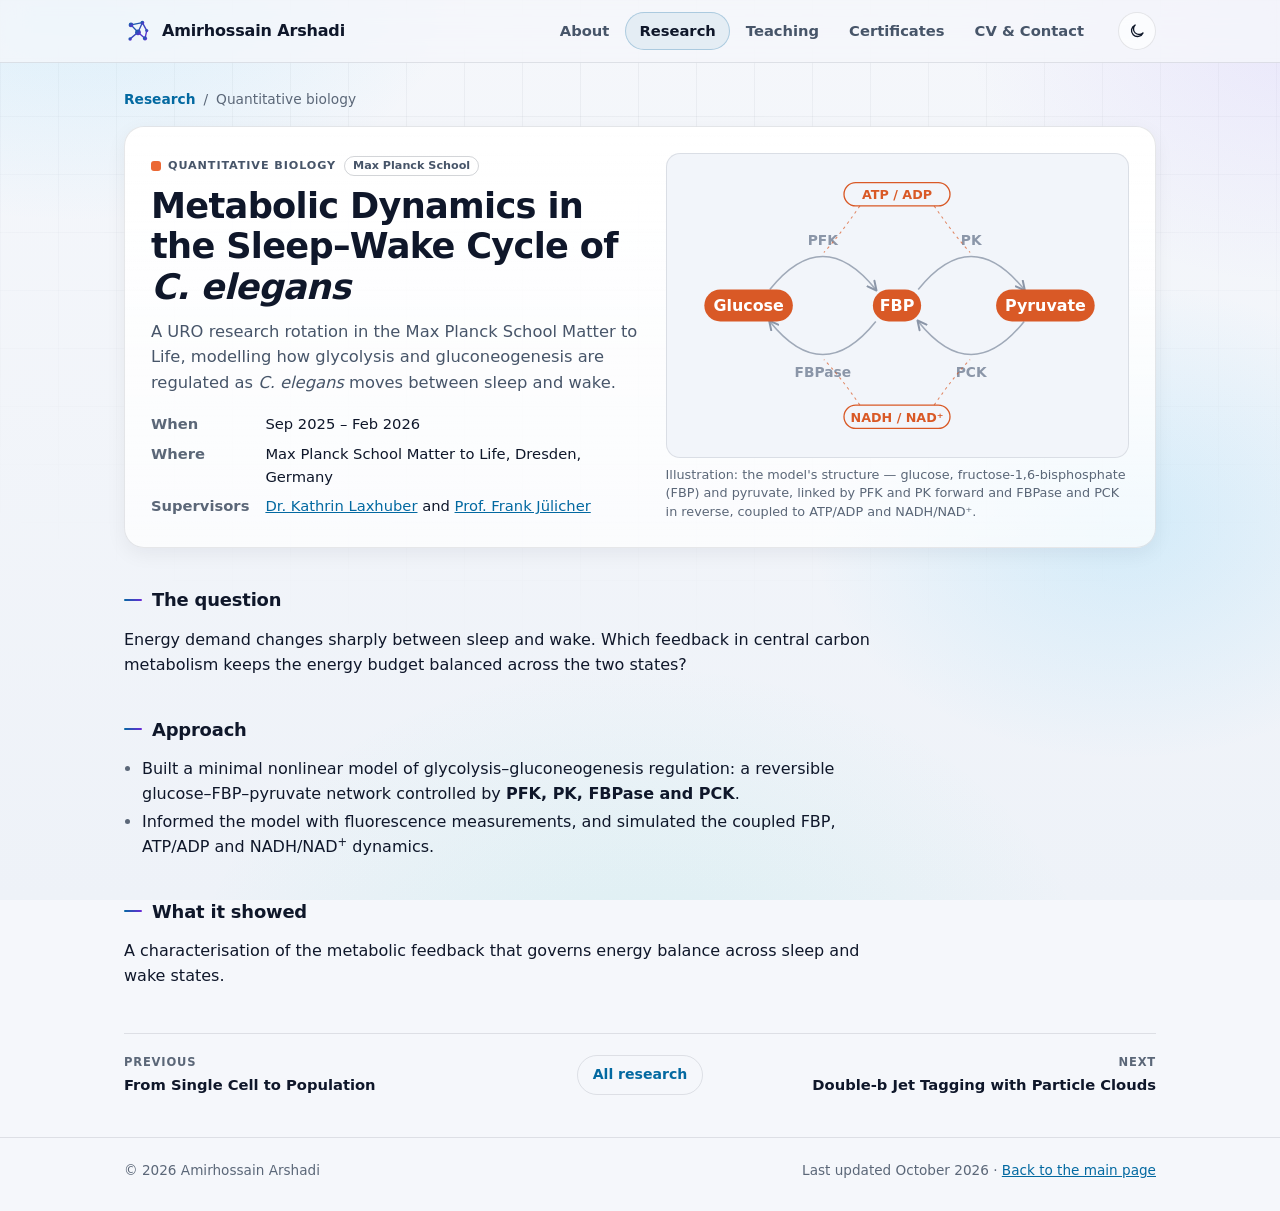
<file: projects/c-elegans-metabolism.html>
<!doctype html>
<html lang="en">
<head>
  <meta charset="utf-8">
  <meta name="viewport" content="width=device-width, initial-scale=1">
  <!-- ✏️ This page is generated with the others in projects/. Edit the text below directly. -->
  <title>Metabolic Dynamics in the Sleep–Wake Cycle of C. elegans · Amirhossain Arshadi</title>
  <meta name="description" content="A nonlinear model of the metabolic feedback that keeps energy balanced as a worm sleeps and wakes.">
  <meta name="author" content="Amirhossain Arshadi">
  <meta name="theme-color" content="#070b16">
  <link rel="canonical" href="https://amirhossainarshadikalameh.github.io/projects/c-elegans-metabolism.html">
  <link rel="icon" href="../favicon.svg" type="image/svg+xml">
  <meta property="og:type" content="article">
  <meta property="og:site_name" content="Amirhossain Arshadi">
  <meta property="og:title" content="Metabolic Dynamics in the Sleep–Wake Cycle of C. elegans">
  <meta property="og:description" content="A nonlinear model of the metabolic feedback that keeps energy balanced as a worm sleeps and wakes.">
  <meta property="og:url" content="https://amirhossainarshadikalameh.github.io/projects/c-elegans-metabolism.html">
  <meta property="og:image" content="https://amirhossainarshadikalameh.github.io/preview.png">
  <meta name="twitter:card" content="summary_large_image">
  <script>
    (function () {
      var d = document.documentElement, t = null;
      d.classList.add('js');
      try { t = localStorage.getItem('theme'); } catch (e) {}
      if (t !== 'light' && t !== 'dark') {
        t = (window.matchMedia && window.matchMedia('(prefers-color-scheme: light)').matches) ? 'light' : 'dark';
      }
      d.setAttribute('data-theme', t);
    })();
  </script>
  <link rel="stylesheet" href="../site.css">
</head>

<body class="proj-page" style="--area: var(--cat-bio)">
  <a class="skip" href="#main">Skip to content</a>
  <svg class="sprite" aria-hidden="true" focusable="false">
    <symbol id="i-mail" viewBox="0 0 24 24"><rect x="3" y="5" width="18" height="14" rx="2"/><path d="m4 7 8 6 8-6"/></symbol>
    <symbol id="i-phone" viewBox="0 0 24 24"><path d="M5 4h4l2 5-2.5 1.5a11 11 0 0 0 5 5L15 13l5 2v4a2 2 0 0 1-2 2A16 16 0 0 1 3 6a2 2 0 0 1 2-2"/></symbol>
    <symbol id="i-download" viewBox="0 0 24 24"><path d="M12 4v11"/><path d="m7 10 5 5 5-5"/><path d="M5 20h14"/></symbol>
    <symbol id="i-code" viewBox="0 0 24 24"><path d="m9 8-4 4 4 4"/><path d="m15 8 4 4-4 4"/></symbol>
    <symbol id="i-work" viewBox="0 0 24 24"><rect x="3" y="7" width="18" height="13" rx="2"/><path d="M9 7V5.5A1.5 1.5 0 0 1 10.5 4h3A1.5 1.5 0 0 1 15 5.5V7"/><path d="M3 12.5h18"/></symbol>
    <symbol id="i-cap" viewBox="0 0 24 24"><path d="m2 9 10-5 10 5-10 5z"/><path d="M6 11v5c0 1.2 2.7 3 6 3s6-1.8 6-3v-5"/></symbol>
    <symbol id="i-id" viewBox="0 0 24 24"><rect x="3" y="5" width="18" height="14" rx="2"/><circle cx="9" cy="12" r="2.5"/><path d="M14 10h4M14 14h4"/></symbol>
    <symbol id="i-pin" viewBox="0 0 24 24"><path d="M12 21s-7-6.2-7-11a7 7 0 0 1 14 0c0 4.8-7 11-7 11z"/><circle cx="12" cy="10" r="2.5"/></symbol>
    <symbol id="i-ext" viewBox="0 0 24 24"><path d="M14 4h6v6"/><path d="M20 4 10 14"/><path d="M19 14v5a1 1 0 0 1-1 1H5a1 1 0 0 1-1-1V6a1 1 0 0 1 1-1h5"/></symbol>
    <symbol id="i-doc" viewBox="0 0 24 24"><path d="M7 3h7l5 5v13H7z"/><path d="M14 3v5h5"/><path d="M10 13h6M10 17h6"/></symbol>
    <symbol id="i-arrow" viewBox="0 0 24 24"><path d="M5 12h14"/><path d="m13 6 6 6-6 6"/></symbol>
    <symbol id="i-sun" viewBox="0 0 24 24"><circle cx="12" cy="12" r="4"/><path d="M12 2v2M12 20v2M4.9 4.9l1.4 1.4M17.7 17.7l1.4 1.4M2 12h2M20 12h2M4.9 19.1l1.4-1.4M17.7 6.3l1.4-1.4"/></symbol>
    <symbol id="i-moon" viewBox="0 0 24 24"><path d="M20 14.5A8 8 0 1 1 9.5 4a6.5 6.5 0 0 0 10.5 10.5z"/></symbol>
    <symbol id="i-net" viewBox="0 0 24 24"><circle cx="6" cy="6" r="2"/><circle cx="18" cy="7" r="2"/><circle cx="12" cy="17" r="2.2"/><circle cx="4.5" cy="16.5" r="1.5"/><path d="m8 6.2 8 .6M7 7.8l4 7.3M16.9 8.7 13 15.2M6 16.7l3.9.3"/></symbol>
    <symbol id="i-wave" viewBox="0 0 24 24"><path d="m3 15 3-6 3 9 3-12 3 10 3-5 3 4"/></symbol>
    <symbol id="i-cell" viewBox="0 0 24 24"><circle cx="12" cy="12" r="8.5"/><circle cx="10" cy="10.5" r="3"/><circle cx="16" cy="15.5" r="1"/><circle cx="8" cy="16.5" r=".8"/></symbol>
    <symbol id="i-nn" viewBox="0 0 24 24"><circle cx="5" cy="7" r="1.7"/><circle cx="5" cy="17" r="1.7"/><circle cx="12" cy="5" r="1.7"/><circle cx="12" cy="12" r="1.7"/><circle cx="12" cy="19" r="1.7"/><circle cx="19" cy="12" r="1.7"/><path d="m6.6 6.5 3.8-1M6.6 7.8l3.8 3.3M6.6 16.2l3.8-3.3M6.6 17.5l3.8 1M13.3 6.2l4.5 4.6M13.7 12h3.6M13.3 17.8l4.5-4.6"/></symbol>
    <symbol id="i-chart" viewBox="0 0 24 24"><path d="M4 20V4"/><path d="M4 20h16"/><path d="M8 16V11M12 16V7M16 16v-4"/></symbol>
    <symbol id="i-flask" viewBox="0 0 24 24"><path d="M9 3h6M10 3v6l-5 9a2 2 0 0 0 1.7 3h10.6a2 2 0 0 0 1.7-3l-5-9V3"/><path d="M7.5 14h9"/></symbol>
    <symbol id="i-book" viewBox="0 0 24 24"><path d="M4 5a2 2 0 0 1 2-2h13v16H6a2 2 0 0 0-2 2z"/><path d="M4 19V5"/><path d="M8 7h7"/></symbol>
    <symbol id="i-award" viewBox="0 0 24 24"><circle cx="12" cy="9" r="5"/><path d="m8.5 13.5-1.5 7 5-2.5 5 2.5-1.5-7"/></symbol>
    <symbol id="i-chalk" viewBox="0 0 24 24"><rect x="3" y="4" width="18" height="12" rx="1.5"/><path d="M8 20l2-4M16 20l-2-4M7 9h6M7 12h4"/></symbol>
    <symbol id="i-flag" viewBox="0 0 24 24"><path d="M5 21V4"/><path d="M5 4h11l-2 4 2 4H5"/></symbol>
    <symbol id="i-badge" viewBox="0 0 24 24"><circle cx="12" cy="10" r="6"/><path d="m9 10 2 2 4-4"/><path d="M8 15.5 7 21l5-2 5 2-1-5.5"/></symbol>
    <symbol id="i-tools" viewBox="0 0 24 24"><path d="M14.7 6.3a4 4 0 0 0-5.4 5.2L3 17.8V21h3.2l6.3-6.3a4 4 0 0 0 5.2-5.4l-2.5 2.5-2.3-.5-.5-2.3z"/></symbol>
    <symbol id="i-link" viewBox="0 0 24 24"><path d="M10 14a4 4 0 0 0 5.7 0l3-3a4 4 0 0 0-5.7-5.7l-1 1"/><path d="M14 10a4 4 0 0 0-5.7 0l-3 3a4 4 0 0 0 5.7 5.7l1-1"/></symbol>
    <symbol id="i-user" viewBox="0 0 24 24"><circle cx="12" cy="8" r="4"/><path d="M4 21a8 8 0 0 1 16 0"/></symbol>
    <symbol id="i-star" viewBox="0 0 24 24"><path d="m12 3 2.7 5.6 6.1.9-4.4 4.3 1 6.1L12 17l-5.4 2.9 1-6.1-4.4-4.3 6.1-.9z"/></symbol>
    <symbol id="i-image" viewBox="0 0 24 24"><rect x="3" y="5" width="18" height="14" rx="2"/><circle cx="9" cy="10" r="1.6"/><path d="m4 17 5-4 4 3 3-2 4 3"/></symbol>
  </svg>

  <header class="topbar">
    <div class="wrap topbar-inner">
      <a class="brand" href="../">
        <svg class="brand-mark" viewBox="0 0 32 32" aria-hidden="true">
          <defs>
            <linearGradient id="brand-grad" x1="0" y1="0" x2="1" y2="1">
              <stop offset="0" style="stop-color: var(--accent)"/>
              <stop offset="1" style="stop-color: var(--accent-2)"/>
            </linearGradient>
          </defs>
          <g stroke="url(#brand-grad)" stroke-width="1.6" stroke-linecap="round" fill="none">
            <path d="M8 9 21 6.5M8 9l8 8.5M21 6.5l-5 11M16 17.5l8 7M16 17.5 7 25M21 6.5l5 9M26 15.5 24 24.5"/>
          </g>
          <g fill="url(#brand-grad)">
            <circle cx="8" cy="9" r="2.7"/><circle cx="21" cy="6.5" r="2.2"/><circle cx="16" cy="17.5" r="3.3"/>
            <circle cx="24" cy="24.5" r="2.4"/><circle cx="7" cy="25" r="2"/><circle cx="26" cy="15.5" r="1.8"/>
          </g>
        </svg>
        <span>Amirhossain Arshadi</span>
      </a>
      <nav class="tabs" aria-label="Site sections">
        <a class="tab" href="../#about">About</a>
        <a class="tab active" href="../#research" aria-current="page">Research</a>
        <a class="tab" href="../#teaching">Teaching</a>
        <a class="tab" href="../#certificates">Certificates</a>
        <a class="tab" href="../#contact">CV &amp; Contact</a>
      </nav>
      <button class="theme-btn" id="themeBtn" type="button" aria-label="Switch colour theme">
        <svg class="ic i-sun" aria-hidden="true"><use href="#i-sun"/></svg>
        <svg class="ic i-moon" aria-hidden="true"><use href="#i-moon"/></svg>
      </button>
    </div>
  </header>

  <main id="main" class="wrap proj" tabindex="-1">
    <nav class="crumbs" aria-label="Breadcrumb"><a href="../#research">Research</a><span aria-hidden="true">/</span><span>Quantitative biology</span></nav>

    <article>
      <header class="card proj-head">
        <div class="proj-head-text">
          <p class="proj-kicker"><span class="pcard-area"><span class="swatch" style="--sw: var(--cat-bio)"></span>Quantitative biology</span><span class="tag">Max Planck School</span></p>
          <h1>Metabolic Dynamics in the Sleep–Wake Cycle of <i>C. elegans</i></h1>
          <p class="proj-lede">A URO research rotation in the Max Planck School Matter to Life, modelling how glycolysis and gluconeogenesis are regulated as <i>C. elegans</i> moves between sleep and wake.</p>
          <dl class="proj-meta"><div><dt>When</dt><dd>Sep 2025 – Feb 2026</dd></div><div><dt>Where</dt><dd>Max Planck School Matter to Life, Dresden, Germany</dd></div><div><dt>Supervisors</dt><dd><a href="https://scholar.google.com/citations?user=Di8WXqYAAAAJ" target="_blank" rel="noopener">Dr. Kathrin Laxhuber</a> and <a href="https://www.pks.mpg.de/biological-physics/frank-juelicher" target="_blank" rel="noopener">Prof. Frank Jülicher</a></dd></div></dl>
        </div>
        <figure class="proj-fig">
          <img src="c-elegans-metabolism.svg" alt="Illustration: the model&#x27;s structure — glucose, fructose-1,6-bisphosphate (FBP) and pyruvate, linked by PFK and PK forward and FBPase and PCK in reverse, coupled to ATP/ADP and NADH/NAD⁺." width="800" height="500">
          <figcaption>Illustration: the model's structure — glucose, fructose-1,6-bisphosphate (FBP) and pyruvate, linked by PFK and PK forward and FBPase and PCK in reverse, coupled to ATP/ADP and NADH/NAD⁺.</figcaption>
        </figure>
      </header>
      
      <section class="sec"><h2 class="sec-title">The question</h2><div class="prose"><p>Energy demand changes sharply between sleep and wake. Which feedback in central carbon metabolism keeps the energy budget balanced across the two states?</p></div></section><section class="sec"><h2 class="sec-title">Approach</h2><div class="prose"><ul class="points"><li>Built a minimal nonlinear model of glycolysis–gluconeogenesis regulation: a reversible glucose–FBP–pyruvate network controlled by <b>PFK, PK, FBPase and PCK</b>.</li><li>Informed the model with fluorescence measurements, and simulated the coupled FBP, ATP/ADP and NADH/NAD<sup>+</sup> dynamics.</li></ul></div></section><section class="sec"><h2 class="sec-title">What it showed</h2><div class="prose"><p>A characterisation of the metabolic feedback that governs energy balance across sleep and wake states.</p></div></section>
      
    </article>

    <nav class="proj-pager" aria-label="More projects"><a class="pager-link prev" href="single-cell-to-population.html"><small>Previous</small><span>From Single Cell to Population</span></a><a class="pager-all" href="../#research">All research</a><a class="pager-link next" href="jet-tagging.html"><small>Next</small><span>Double-b Jet Tagging with Particle Clouds</span></a></nav>
  </main>

  <footer class="footer">
    <div class="wrap">
      <span>© 2026 Amirhossain Arshadi</span>
      <span>Last updated October 2026 · <a href="../">Back to the main page</a></span>
    </div>
  </footer>

  <script src="project.js" defer></script>
</body>
</html>
</file>
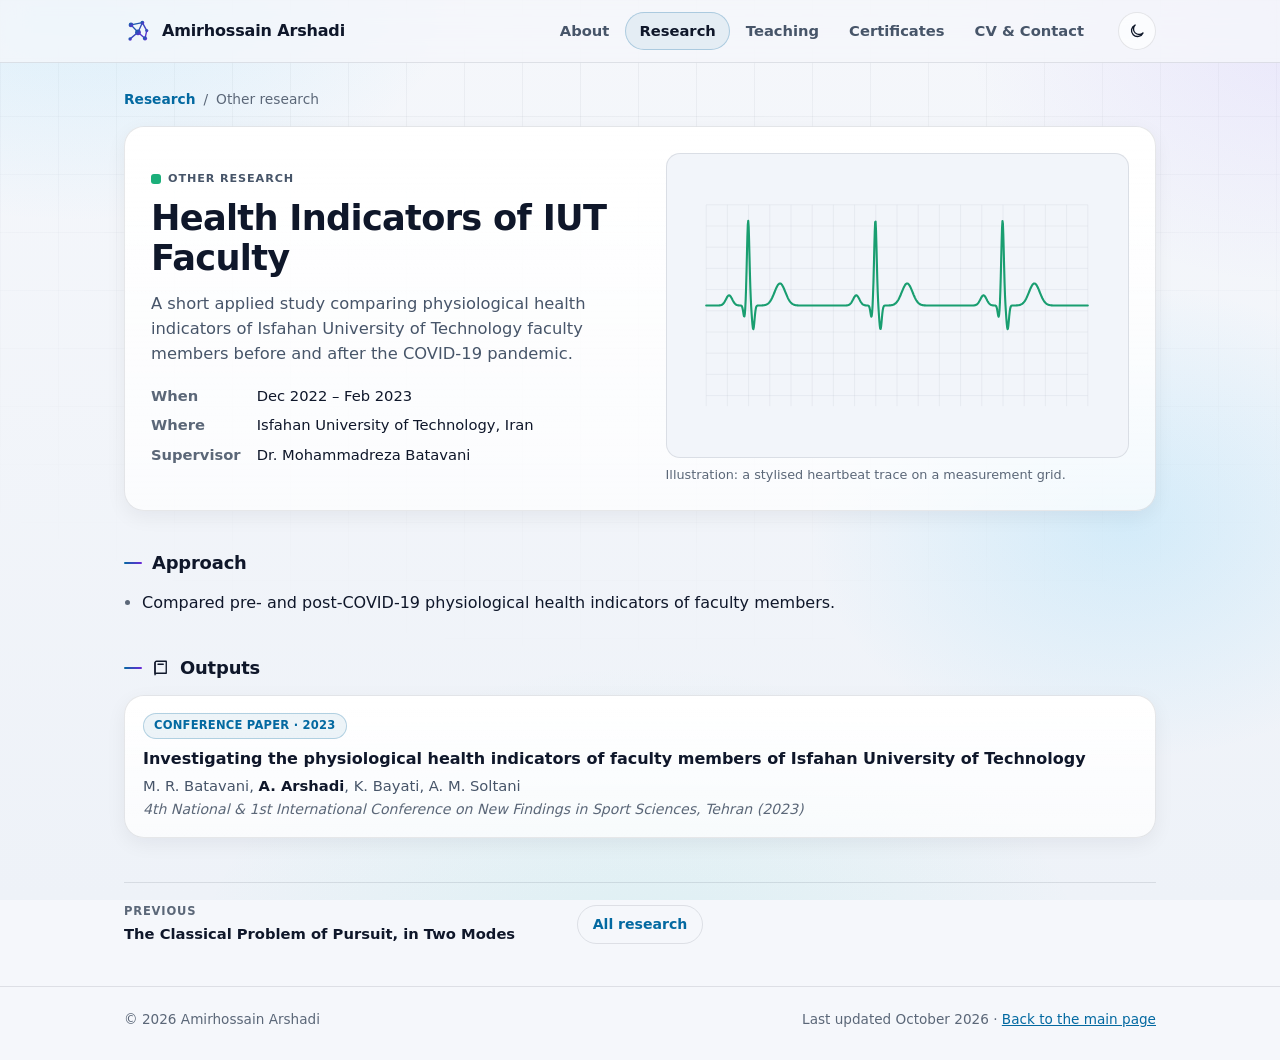
<file: projects/faculty-health.html>
<!doctype html>
<html lang="en">
<head>
  <meta charset="utf-8">
  <meta name="viewport" content="width=device-width, initial-scale=1">
  <!-- ✏️ This page is generated with the others in projects/. Edit the text below directly. -->
  <title>Health Indicators of IUT Faculty · Amirhossain Arshadi</title>
  <meta name="description" content="Physiological health indicators of university faculty, before and after COVID-19.">
  <meta name="author" content="Amirhossain Arshadi">
  <meta name="theme-color" content="#070b16">
  <link rel="canonical" href="https://amirhossainarshadikalameh.github.io/projects/faculty-health.html">
  <link rel="icon" href="../favicon.svg" type="image/svg+xml">
  <meta property="og:type" content="article">
  <meta property="og:site_name" content="Amirhossain Arshadi">
  <meta property="og:title" content="Health Indicators of IUT Faculty">
  <meta property="og:description" content="Physiological health indicators of university faculty, before and after COVID-19.">
  <meta property="og:url" content="https://amirhossainarshadikalameh.github.io/projects/faculty-health.html">
  <meta property="og:image" content="https://amirhossainarshadikalameh.github.io/preview.png">
  <meta name="twitter:card" content="summary_large_image">
  <script>
    (function () {
      var d = document.documentElement, t = null;
      d.classList.add('js');
      try { t = localStorage.getItem('theme'); } catch (e) {}
      if (t !== 'light' && t !== 'dark') {
        t = (window.matchMedia && window.matchMedia('(prefers-color-scheme: light)').matches) ? 'light' : 'dark';
      }
      d.setAttribute('data-theme', t);
    })();
  </script>
  <link rel="stylesheet" href="../site.css">
</head>

<body class="proj-page" style="--area: var(--cat-oth)">
  <a class="skip" href="#main">Skip to content</a>
  <svg class="sprite" aria-hidden="true" focusable="false">
    <symbol id="i-mail" viewBox="0 0 24 24"><rect x="3" y="5" width="18" height="14" rx="2"/><path d="m4 7 8 6 8-6"/></symbol>
    <symbol id="i-phone" viewBox="0 0 24 24"><path d="M5 4h4l2 5-2.5 1.5a11 11 0 0 0 5 5L15 13l5 2v4a2 2 0 0 1-2 2A16 16 0 0 1 3 6a2 2 0 0 1 2-2"/></symbol>
    <symbol id="i-download" viewBox="0 0 24 24"><path d="M12 4v11"/><path d="m7 10 5 5 5-5"/><path d="M5 20h14"/></symbol>
    <symbol id="i-code" viewBox="0 0 24 24"><path d="m9 8-4 4 4 4"/><path d="m15 8 4 4-4 4"/></symbol>
    <symbol id="i-work" viewBox="0 0 24 24"><rect x="3" y="7" width="18" height="13" rx="2"/><path d="M9 7V5.5A1.5 1.5 0 0 1 10.5 4h3A1.5 1.5 0 0 1 15 5.5V7"/><path d="M3 12.5h18"/></symbol>
    <symbol id="i-cap" viewBox="0 0 24 24"><path d="m2 9 10-5 10 5-10 5z"/><path d="M6 11v5c0 1.2 2.7 3 6 3s6-1.8 6-3v-5"/></symbol>
    <symbol id="i-id" viewBox="0 0 24 24"><rect x="3" y="5" width="18" height="14" rx="2"/><circle cx="9" cy="12" r="2.5"/><path d="M14 10h4M14 14h4"/></symbol>
    <symbol id="i-pin" viewBox="0 0 24 24"><path d="M12 21s-7-6.2-7-11a7 7 0 0 1 14 0c0 4.8-7 11-7 11z"/><circle cx="12" cy="10" r="2.5"/></symbol>
    <symbol id="i-ext" viewBox="0 0 24 24"><path d="M14 4h6v6"/><path d="M20 4 10 14"/><path d="M19 14v5a1 1 0 0 1-1 1H5a1 1 0 0 1-1-1V6a1 1 0 0 1 1-1h5"/></symbol>
    <symbol id="i-doc" viewBox="0 0 24 24"><path d="M7 3h7l5 5v13H7z"/><path d="M14 3v5h5"/><path d="M10 13h6M10 17h6"/></symbol>
    <symbol id="i-arrow" viewBox="0 0 24 24"><path d="M5 12h14"/><path d="m13 6 6 6-6 6"/></symbol>
    <symbol id="i-sun" viewBox="0 0 24 24"><circle cx="12" cy="12" r="4"/><path d="M12 2v2M12 20v2M4.9 4.9l1.4 1.4M17.7 17.7l1.4 1.4M2 12h2M20 12h2M4.9 19.1l1.4-1.4M17.7 6.3l1.4-1.4"/></symbol>
    <symbol id="i-moon" viewBox="0 0 24 24"><path d="M20 14.5A8 8 0 1 1 9.5 4a6.5 6.5 0 0 0 10.5 10.5z"/></symbol>
    <symbol id="i-net" viewBox="0 0 24 24"><circle cx="6" cy="6" r="2"/><circle cx="18" cy="7" r="2"/><circle cx="12" cy="17" r="2.2"/><circle cx="4.5" cy="16.5" r="1.5"/><path d="m8 6.2 8 .6M7 7.8l4 7.3M16.9 8.7 13 15.2M6 16.7l3.9.3"/></symbol>
    <symbol id="i-wave" viewBox="0 0 24 24"><path d="m3 15 3-6 3 9 3-12 3 10 3-5 3 4"/></symbol>
    <symbol id="i-cell" viewBox="0 0 24 24"><circle cx="12" cy="12" r="8.5"/><circle cx="10" cy="10.5" r="3"/><circle cx="16" cy="15.5" r="1"/><circle cx="8" cy="16.5" r=".8"/></symbol>
    <symbol id="i-nn" viewBox="0 0 24 24"><circle cx="5" cy="7" r="1.7"/><circle cx="5" cy="17" r="1.7"/><circle cx="12" cy="5" r="1.7"/><circle cx="12" cy="12" r="1.7"/><circle cx="12" cy="19" r="1.7"/><circle cx="19" cy="12" r="1.7"/><path d="m6.6 6.5 3.8-1M6.6 7.8l3.8 3.3M6.6 16.2l3.8-3.3M6.6 17.5l3.8 1M13.3 6.2l4.5 4.6M13.7 12h3.6M13.3 17.8l4.5-4.6"/></symbol>
    <symbol id="i-chart" viewBox="0 0 24 24"><path d="M4 20V4"/><path d="M4 20h16"/><path d="M8 16V11M12 16V7M16 16v-4"/></symbol>
    <symbol id="i-flask" viewBox="0 0 24 24"><path d="M9 3h6M10 3v6l-5 9a2 2 0 0 0 1.7 3h10.6a2 2 0 0 0 1.7-3l-5-9V3"/><path d="M7.5 14h9"/></symbol>
    <symbol id="i-book" viewBox="0 0 24 24"><path d="M4 5a2 2 0 0 1 2-2h13v16H6a2 2 0 0 0-2 2z"/><path d="M4 19V5"/><path d="M8 7h7"/></symbol>
    <symbol id="i-award" viewBox="0 0 24 24"><circle cx="12" cy="9" r="5"/><path d="m8.5 13.5-1.5 7 5-2.5 5 2.5-1.5-7"/></symbol>
    <symbol id="i-chalk" viewBox="0 0 24 24"><rect x="3" y="4" width="18" height="12" rx="1.5"/><path d="M8 20l2-4M16 20l-2-4M7 9h6M7 12h4"/></symbol>
    <symbol id="i-flag" viewBox="0 0 24 24"><path d="M5 21V4"/><path d="M5 4h11l-2 4 2 4H5"/></symbol>
    <symbol id="i-badge" viewBox="0 0 24 24"><circle cx="12" cy="10" r="6"/><path d="m9 10 2 2 4-4"/><path d="M8 15.5 7 21l5-2 5 2-1-5.5"/></symbol>
    <symbol id="i-tools" viewBox="0 0 24 24"><path d="M14.7 6.3a4 4 0 0 0-5.4 5.2L3 17.8V21h3.2l6.3-6.3a4 4 0 0 0 5.2-5.4l-2.5 2.5-2.3-.5-.5-2.3z"/></symbol>
    <symbol id="i-link" viewBox="0 0 24 24"><path d="M10 14a4 4 0 0 0 5.7 0l3-3a4 4 0 0 0-5.7-5.7l-1 1"/><path d="M14 10a4 4 0 0 0-5.7 0l-3 3a4 4 0 0 0 5.7 5.7l1-1"/></symbol>
    <symbol id="i-user" viewBox="0 0 24 24"><circle cx="12" cy="8" r="4"/><path d="M4 21a8 8 0 0 1 16 0"/></symbol>
    <symbol id="i-star" viewBox="0 0 24 24"><path d="m12 3 2.7 5.6 6.1.9-4.4 4.3 1 6.1L12 17l-5.4 2.9 1-6.1-4.4-4.3 6.1-.9z"/></symbol>
    <symbol id="i-image" viewBox="0 0 24 24"><rect x="3" y="5" width="18" height="14" rx="2"/><circle cx="9" cy="10" r="1.6"/><path d="m4 17 5-4 4 3 3-2 4 3"/></symbol>
  </svg>

  <header class="topbar">
    <div class="wrap topbar-inner">
      <a class="brand" href="../">
        <svg class="brand-mark" viewBox="0 0 32 32" aria-hidden="true">
          <defs>
            <linearGradient id="brand-grad" x1="0" y1="0" x2="1" y2="1">
              <stop offset="0" style="stop-color: var(--accent)"/>
              <stop offset="1" style="stop-color: var(--accent-2)"/>
            </linearGradient>
          </defs>
          <g stroke="url(#brand-grad)" stroke-width="1.6" stroke-linecap="round" fill="none">
            <path d="M8 9 21 6.5M8 9l8 8.5M21 6.5l-5 11M16 17.5l8 7M16 17.5 7 25M21 6.5l5 9M26 15.5 24 24.5"/>
          </g>
          <g fill="url(#brand-grad)">
            <circle cx="8" cy="9" r="2.7"/><circle cx="21" cy="6.5" r="2.2"/><circle cx="16" cy="17.5" r="3.3"/>
            <circle cx="24" cy="24.5" r="2.4"/><circle cx="7" cy="25" r="2"/><circle cx="26" cy="15.5" r="1.8"/>
          </g>
        </svg>
        <span>Amirhossain Arshadi</span>
      </a>
      <nav class="tabs" aria-label="Site sections">
        <a class="tab" href="../#about">About</a>
        <a class="tab active" href="../#research" aria-current="page">Research</a>
        <a class="tab" href="../#teaching">Teaching</a>
        <a class="tab" href="../#certificates">Certificates</a>
        <a class="tab" href="../#contact">CV &amp; Contact</a>
      </nav>
      <button class="theme-btn" id="themeBtn" type="button" aria-label="Switch colour theme">
        <svg class="ic i-sun" aria-hidden="true"><use href="#i-sun"/></svg>
        <svg class="ic i-moon" aria-hidden="true"><use href="#i-moon"/></svg>
      </button>
    </div>
  </header>

  <main id="main" class="wrap proj" tabindex="-1">
    <nav class="crumbs" aria-label="Breadcrumb"><a href="../#research">Research</a><span aria-hidden="true">/</span><span>Other research</span></nav>

    <article>
      <header class="card proj-head">
        <div class="proj-head-text">
          <p class="proj-kicker"><span class="pcard-area"><span class="swatch" style="--sw: var(--cat-oth)"></span>Other research</span></p>
          <h1>Health Indicators of IUT Faculty</h1>
          <p class="proj-lede">A short applied study comparing physiological health indicators of Isfahan University of Technology faculty members before and after the COVID-19 pandemic.</p>
          <dl class="proj-meta"><div><dt>When</dt><dd>Dec 2022 – Feb 2023</dd></div><div><dt>Where</dt><dd>Isfahan University of Technology, Iran</dd></div><div><dt>Supervisor</dt><dd>Dr. Mohammadreza Batavani</dd></div></dl>
        </div>
        <figure class="proj-fig">
          <img src="faculty-health.svg" alt="Illustration: a stylised heartbeat trace on a measurement grid." width="800" height="500">
          <figcaption>Illustration: a stylised heartbeat trace on a measurement grid.</figcaption>
        </figure>
      </header>
      
      <section class="sec"><h2 class="sec-title">Approach</h2><div class="prose"><ul class="points"><li>Compared pre- and post-COVID-19 physiological health indicators of faculty members.</li></ul></div></section>
      <section class="sec"><h2 class="sec-title"><svg class="ic" aria-hidden="true"><use href="#i-book"/></svg>Outputs</h2><ol class="pubs"><li class="card pub"><span class="badge accent">Conference paper · 2023</span><p class="pub-title">Investigating the physiological health indicators of faculty members of Isfahan University of Technology</p><p class="pub-authors">M. R. Batavani, <b>A. Arshadi</b>, K. Bayati, A. M. Soltani</p><p class="pub-venue">4th National &amp; 1st International Conference on New Findings in Sport Sciences, Tehran (2023)</p></li></ol></section>
    </article>

    <nav class="proj-pager" aria-label="More projects"><a class="pager-link prev" href="pursuit-problem.html"><small>Previous</small><span>The Classical Problem of Pursuit, in Two Modes</span></a><a class="pager-all" href="../#research">All research</a><span></span></nav>
  </main>

  <footer class="footer">
    <div class="wrap">
      <span>© 2026 Amirhossain Arshadi</span>
      <span>Last updated October 2026 · <a href="../">Back to the main page</a></span>
    </div>
  </footer>

  <script src="project.js" defer></script>
</body>
</html>
</file>
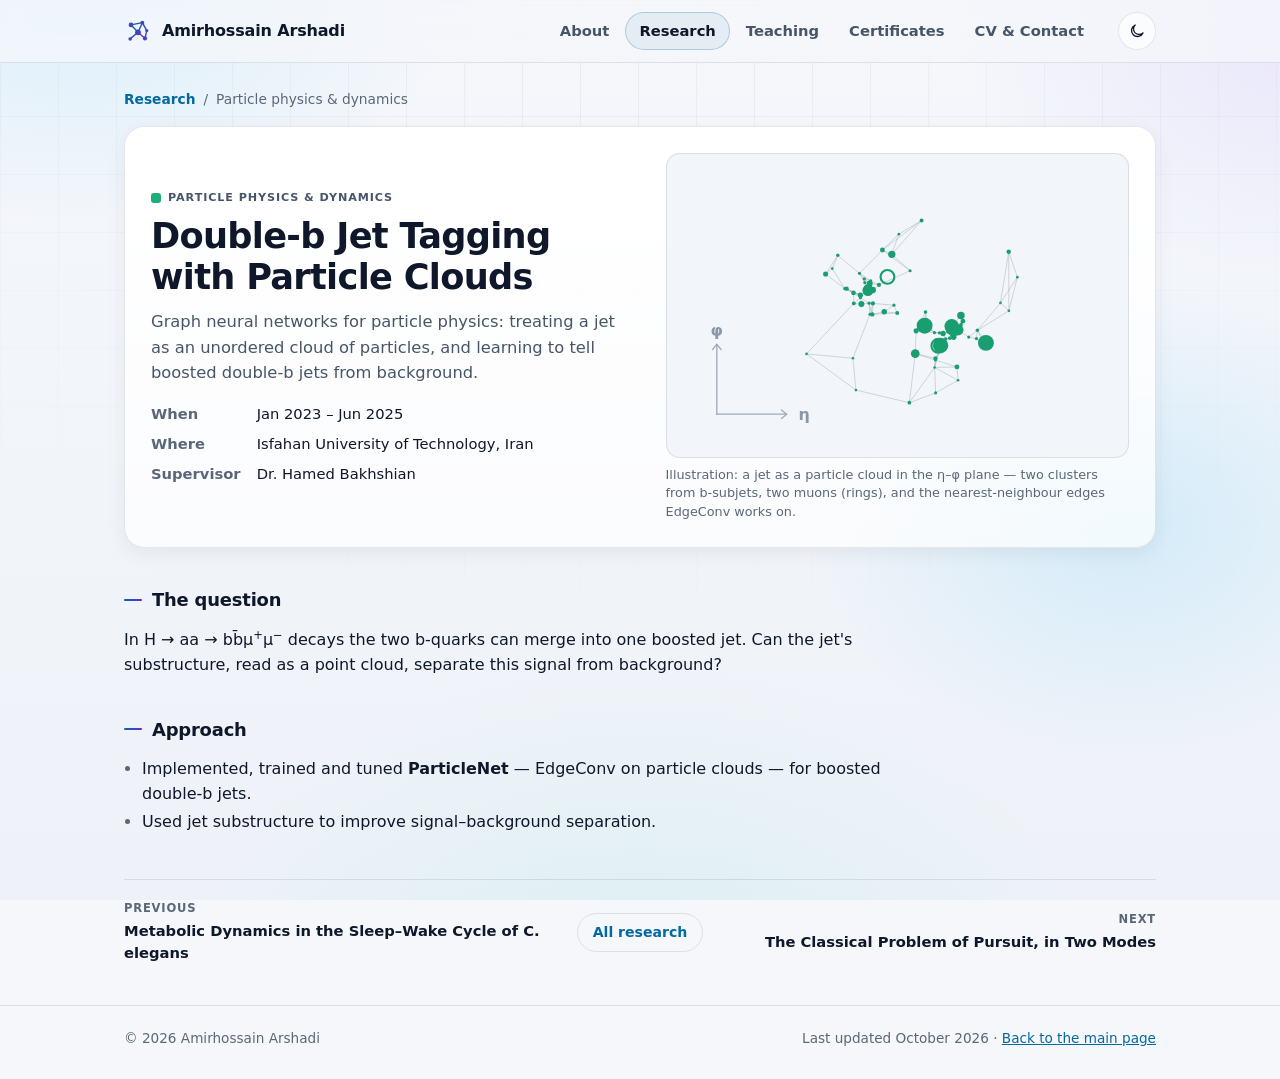
<file: projects/jet-tagging.html>
<!doctype html>
<html lang="en">
<head>
  <meta charset="utf-8">
  <meta name="viewport" content="width=device-width, initial-scale=1">
  <!-- ✏️ This page is generated with the others in projects/. Edit the text below directly. -->
  <title>Double-b Jet Tagging with Particle Clouds · Amirhossain Arshadi</title>
  <meta name="description" content="ParticleNet on particle clouds, to pick out boosted double-b jets from the background.">
  <meta name="author" content="Amirhossain Arshadi">
  <meta name="theme-color" content="#070b16">
  <link rel="canonical" href="https://amirhossainarshadikalameh.github.io/projects/jet-tagging.html">
  <link rel="icon" href="../favicon.svg" type="image/svg+xml">
  <meta property="og:type" content="article">
  <meta property="og:site_name" content="Amirhossain Arshadi">
  <meta property="og:title" content="Double-b Jet Tagging with Particle Clouds">
  <meta property="og:description" content="ParticleNet on particle clouds, to pick out boosted double-b jets from the background.">
  <meta property="og:url" content="https://amirhossainarshadikalameh.github.io/projects/jet-tagging.html">
  <meta property="og:image" content="https://amirhossainarshadikalameh.github.io/preview.png">
  <meta name="twitter:card" content="summary_large_image">
  <script>
    (function () {
      var d = document.documentElement, t = null;
      d.classList.add('js');
      try { t = localStorage.getItem('theme'); } catch (e) {}
      if (t !== 'light' && t !== 'dark') {
        t = (window.matchMedia && window.matchMedia('(prefers-color-scheme: light)').matches) ? 'light' : 'dark';
      }
      d.setAttribute('data-theme', t);
    })();
  </script>
  <link rel="stylesheet" href="../site.css">
</head>

<body class="proj-page" style="--area: var(--cat-oth)">
  <a class="skip" href="#main">Skip to content</a>
  <svg class="sprite" aria-hidden="true" focusable="false">
    <symbol id="i-mail" viewBox="0 0 24 24"><rect x="3" y="5" width="18" height="14" rx="2"/><path d="m4 7 8 6 8-6"/></symbol>
    <symbol id="i-phone" viewBox="0 0 24 24"><path d="M5 4h4l2 5-2.5 1.5a11 11 0 0 0 5 5L15 13l5 2v4a2 2 0 0 1-2 2A16 16 0 0 1 3 6a2 2 0 0 1 2-2"/></symbol>
    <symbol id="i-download" viewBox="0 0 24 24"><path d="M12 4v11"/><path d="m7 10 5 5 5-5"/><path d="M5 20h14"/></symbol>
    <symbol id="i-code" viewBox="0 0 24 24"><path d="m9 8-4 4 4 4"/><path d="m15 8 4 4-4 4"/></symbol>
    <symbol id="i-work" viewBox="0 0 24 24"><rect x="3" y="7" width="18" height="13" rx="2"/><path d="M9 7V5.5A1.5 1.5 0 0 1 10.5 4h3A1.5 1.5 0 0 1 15 5.5V7"/><path d="M3 12.5h18"/></symbol>
    <symbol id="i-cap" viewBox="0 0 24 24"><path d="m2 9 10-5 10 5-10 5z"/><path d="M6 11v5c0 1.2 2.7 3 6 3s6-1.8 6-3v-5"/></symbol>
    <symbol id="i-id" viewBox="0 0 24 24"><rect x="3" y="5" width="18" height="14" rx="2"/><circle cx="9" cy="12" r="2.5"/><path d="M14 10h4M14 14h4"/></symbol>
    <symbol id="i-pin" viewBox="0 0 24 24"><path d="M12 21s-7-6.2-7-11a7 7 0 0 1 14 0c0 4.8-7 11-7 11z"/><circle cx="12" cy="10" r="2.5"/></symbol>
    <symbol id="i-ext" viewBox="0 0 24 24"><path d="M14 4h6v6"/><path d="M20 4 10 14"/><path d="M19 14v5a1 1 0 0 1-1 1H5a1 1 0 0 1-1-1V6a1 1 0 0 1 1-1h5"/></symbol>
    <symbol id="i-doc" viewBox="0 0 24 24"><path d="M7 3h7l5 5v13H7z"/><path d="M14 3v5h5"/><path d="M10 13h6M10 17h6"/></symbol>
    <symbol id="i-arrow" viewBox="0 0 24 24"><path d="M5 12h14"/><path d="m13 6 6 6-6 6"/></symbol>
    <symbol id="i-sun" viewBox="0 0 24 24"><circle cx="12" cy="12" r="4"/><path d="M12 2v2M12 20v2M4.9 4.9l1.4 1.4M17.7 17.7l1.4 1.4M2 12h2M20 12h2M4.9 19.1l1.4-1.4M17.7 6.3l1.4-1.4"/></symbol>
    <symbol id="i-moon" viewBox="0 0 24 24"><path d="M20 14.5A8 8 0 1 1 9.5 4a6.5 6.5 0 0 0 10.5 10.5z"/></symbol>
    <symbol id="i-net" viewBox="0 0 24 24"><circle cx="6" cy="6" r="2"/><circle cx="18" cy="7" r="2"/><circle cx="12" cy="17" r="2.2"/><circle cx="4.5" cy="16.5" r="1.5"/><path d="m8 6.2 8 .6M7 7.8l4 7.3M16.9 8.7 13 15.2M6 16.7l3.9.3"/></symbol>
    <symbol id="i-wave" viewBox="0 0 24 24"><path d="m3 15 3-6 3 9 3-12 3 10 3-5 3 4"/></symbol>
    <symbol id="i-cell" viewBox="0 0 24 24"><circle cx="12" cy="12" r="8.5"/><circle cx="10" cy="10.5" r="3"/><circle cx="16" cy="15.5" r="1"/><circle cx="8" cy="16.5" r=".8"/></symbol>
    <symbol id="i-nn" viewBox="0 0 24 24"><circle cx="5" cy="7" r="1.7"/><circle cx="5" cy="17" r="1.7"/><circle cx="12" cy="5" r="1.7"/><circle cx="12" cy="12" r="1.7"/><circle cx="12" cy="19" r="1.7"/><circle cx="19" cy="12" r="1.7"/><path d="m6.6 6.5 3.8-1M6.6 7.8l3.8 3.3M6.6 16.2l3.8-3.3M6.6 17.5l3.8 1M13.3 6.2l4.5 4.6M13.7 12h3.6M13.3 17.8l4.5-4.6"/></symbol>
    <symbol id="i-chart" viewBox="0 0 24 24"><path d="M4 20V4"/><path d="M4 20h16"/><path d="M8 16V11M12 16V7M16 16v-4"/></symbol>
    <symbol id="i-flask" viewBox="0 0 24 24"><path d="M9 3h6M10 3v6l-5 9a2 2 0 0 0 1.7 3h10.6a2 2 0 0 0 1.7-3l-5-9V3"/><path d="M7.5 14h9"/></symbol>
    <symbol id="i-book" viewBox="0 0 24 24"><path d="M4 5a2 2 0 0 1 2-2h13v16H6a2 2 0 0 0-2 2z"/><path d="M4 19V5"/><path d="M8 7h7"/></symbol>
    <symbol id="i-award" viewBox="0 0 24 24"><circle cx="12" cy="9" r="5"/><path d="m8.5 13.5-1.5 7 5-2.5 5 2.5-1.5-7"/></symbol>
    <symbol id="i-chalk" viewBox="0 0 24 24"><rect x="3" y="4" width="18" height="12" rx="1.5"/><path d="M8 20l2-4M16 20l-2-4M7 9h6M7 12h4"/></symbol>
    <symbol id="i-flag" viewBox="0 0 24 24"><path d="M5 21V4"/><path d="M5 4h11l-2 4 2 4H5"/></symbol>
    <symbol id="i-badge" viewBox="0 0 24 24"><circle cx="12" cy="10" r="6"/><path d="m9 10 2 2 4-4"/><path d="M8 15.5 7 21l5-2 5 2-1-5.5"/></symbol>
    <symbol id="i-tools" viewBox="0 0 24 24"><path d="M14.7 6.3a4 4 0 0 0-5.4 5.2L3 17.8V21h3.2l6.3-6.3a4 4 0 0 0 5.2-5.4l-2.5 2.5-2.3-.5-.5-2.3z"/></symbol>
    <symbol id="i-link" viewBox="0 0 24 24"><path d="M10 14a4 4 0 0 0 5.7 0l3-3a4 4 0 0 0-5.7-5.7l-1 1"/><path d="M14 10a4 4 0 0 0-5.7 0l-3 3a4 4 0 0 0 5.7 5.7l1-1"/></symbol>
    <symbol id="i-user" viewBox="0 0 24 24"><circle cx="12" cy="8" r="4"/><path d="M4 21a8 8 0 0 1 16 0"/></symbol>
    <symbol id="i-star" viewBox="0 0 24 24"><path d="m12 3 2.7 5.6 6.1.9-4.4 4.3 1 6.1L12 17l-5.4 2.9 1-6.1-4.4-4.3 6.1-.9z"/></symbol>
    <symbol id="i-image" viewBox="0 0 24 24"><rect x="3" y="5" width="18" height="14" rx="2"/><circle cx="9" cy="10" r="1.6"/><path d="m4 17 5-4 4 3 3-2 4 3"/></symbol>
  </svg>

  <header class="topbar">
    <div class="wrap topbar-inner">
      <a class="brand" href="../">
        <svg class="brand-mark" viewBox="0 0 32 32" aria-hidden="true">
          <defs>
            <linearGradient id="brand-grad" x1="0" y1="0" x2="1" y2="1">
              <stop offset="0" style="stop-color: var(--accent)"/>
              <stop offset="1" style="stop-color: var(--accent-2)"/>
            </linearGradient>
          </defs>
          <g stroke="url(#brand-grad)" stroke-width="1.6" stroke-linecap="round" fill="none">
            <path d="M8 9 21 6.5M8 9l8 8.5M21 6.5l-5 11M16 17.5l8 7M16 17.5 7 25M21 6.5l5 9M26 15.5 24 24.5"/>
          </g>
          <g fill="url(#brand-grad)">
            <circle cx="8" cy="9" r="2.7"/><circle cx="21" cy="6.5" r="2.2"/><circle cx="16" cy="17.5" r="3.3"/>
            <circle cx="24" cy="24.5" r="2.4"/><circle cx="7" cy="25" r="2"/><circle cx="26" cy="15.5" r="1.8"/>
          </g>
        </svg>
        <span>Amirhossain Arshadi</span>
      </a>
      <nav class="tabs" aria-label="Site sections">
        <a class="tab" href="../#about">About</a>
        <a class="tab active" href="../#research" aria-current="page">Research</a>
        <a class="tab" href="../#teaching">Teaching</a>
        <a class="tab" href="../#certificates">Certificates</a>
        <a class="tab" href="../#contact">CV &amp; Contact</a>
      </nav>
      <button class="theme-btn" id="themeBtn" type="button" aria-label="Switch colour theme">
        <svg class="ic i-sun" aria-hidden="true"><use href="#i-sun"/></svg>
        <svg class="ic i-moon" aria-hidden="true"><use href="#i-moon"/></svg>
      </button>
    </div>
  </header>

  <main id="main" class="wrap proj" tabindex="-1">
    <nav class="crumbs" aria-label="Breadcrumb"><a href="../#research">Research</a><span aria-hidden="true">/</span><span>Particle physics & dynamics</span></nav>

    <article>
      <header class="card proj-head">
        <div class="proj-head-text">
          <p class="proj-kicker"><span class="pcard-area"><span class="swatch" style="--sw: var(--cat-oth)"></span>Particle physics & dynamics</span></p>
          <h1>Double-b Jet Tagging with Particle Clouds</h1>
          <p class="proj-lede">Graph neural networks for particle physics: treating a jet as an unordered cloud of particles, and learning to tell boosted double-b jets from background.</p>
          <dl class="proj-meta"><div><dt>When</dt><dd>Jan 2023 – Jun 2025</dd></div><div><dt>Where</dt><dd>Isfahan University of Technology, Iran</dd></div><div><dt>Supervisor</dt><dd>Dr. Hamed Bakhshian</dd></div></dl>
        </div>
        <figure class="proj-fig">
          <img src="jet-tagging.svg" alt="Illustration: a jet as a particle cloud in the η–φ plane — two clusters from b-subjets, two muons (rings), and the nearest-neighbour edges EdgeConv works on." width="800" height="500">
          <figcaption>Illustration: a jet as a particle cloud in the η–φ plane — two clusters from b-subjets, two muons (rings), and the nearest-neighbour edges EdgeConv works on.</figcaption>
        </figure>
      </header>
      
      <section class="sec"><h2 class="sec-title">The question</h2><div class="prose"><p>In H → aa → bb̄μ<sup>+</sup>μ<sup>−</sup> decays the two b-quarks can merge into one boosted jet. Can the jet's substructure, read as a point cloud, separate this signal from background?</p></div></section><section class="sec"><h2 class="sec-title">Approach</h2><div class="prose"><ul class="points"><li>Implemented, trained and tuned <b>ParticleNet</b> — EdgeConv on particle clouds — for boosted double-b jets.</li><li>Used jet substructure to improve signal–background separation.</li></ul></div></section>
      
    </article>

    <nav class="proj-pager" aria-label="More projects"><a class="pager-link prev" href="c-elegans-metabolism.html"><small>Previous</small><span>Metabolic Dynamics in the Sleep–Wake Cycle of C. elegans</span></a><a class="pager-all" href="../#research">All research</a><a class="pager-link next" href="pursuit-problem.html"><small>Next</small><span>The Classical Problem of Pursuit, in Two Modes</span></a></nav>
  </main>

  <footer class="footer">
    <div class="wrap">
      <span>© 2026 Amirhossain Arshadi</span>
      <span>Last updated October 2026 · <a href="../">Back to the main page</a></span>
    </div>
  </footer>

  <script src="project.js" defer></script>
</body>
</html>
</file>
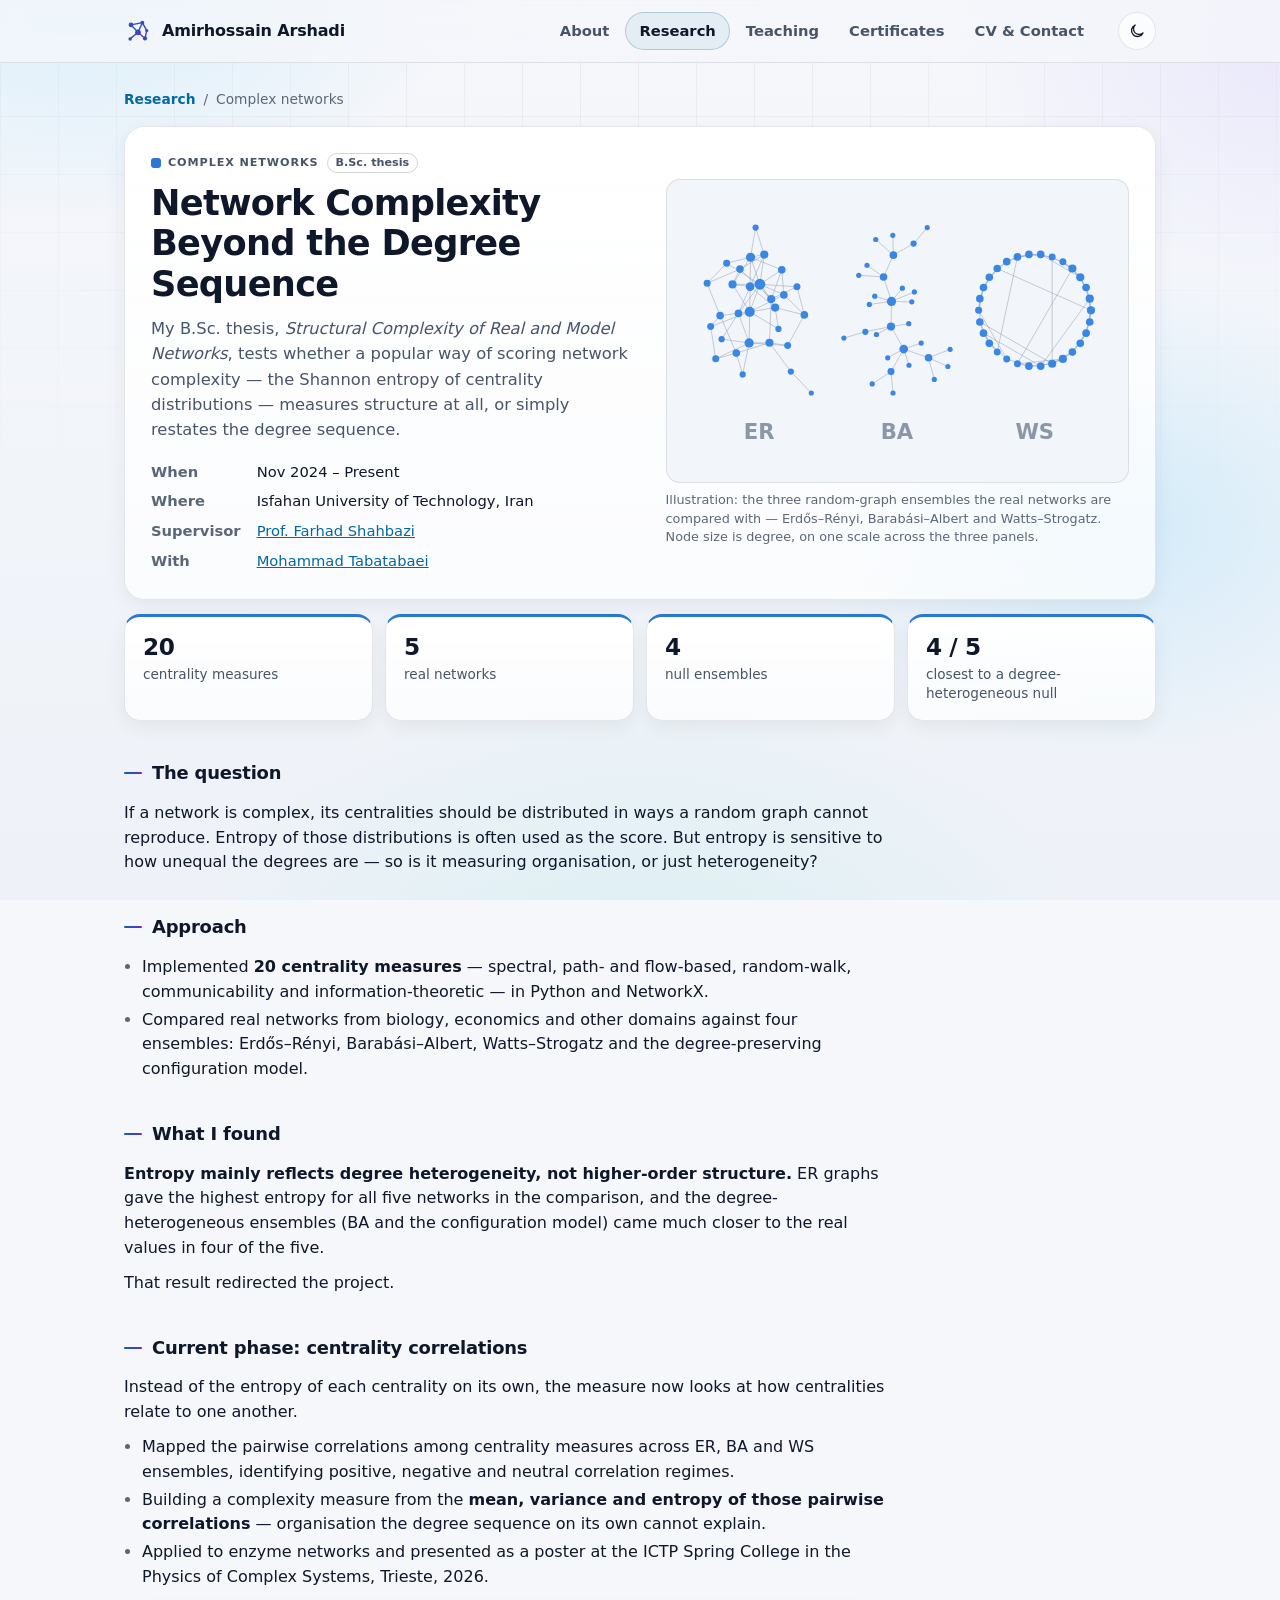
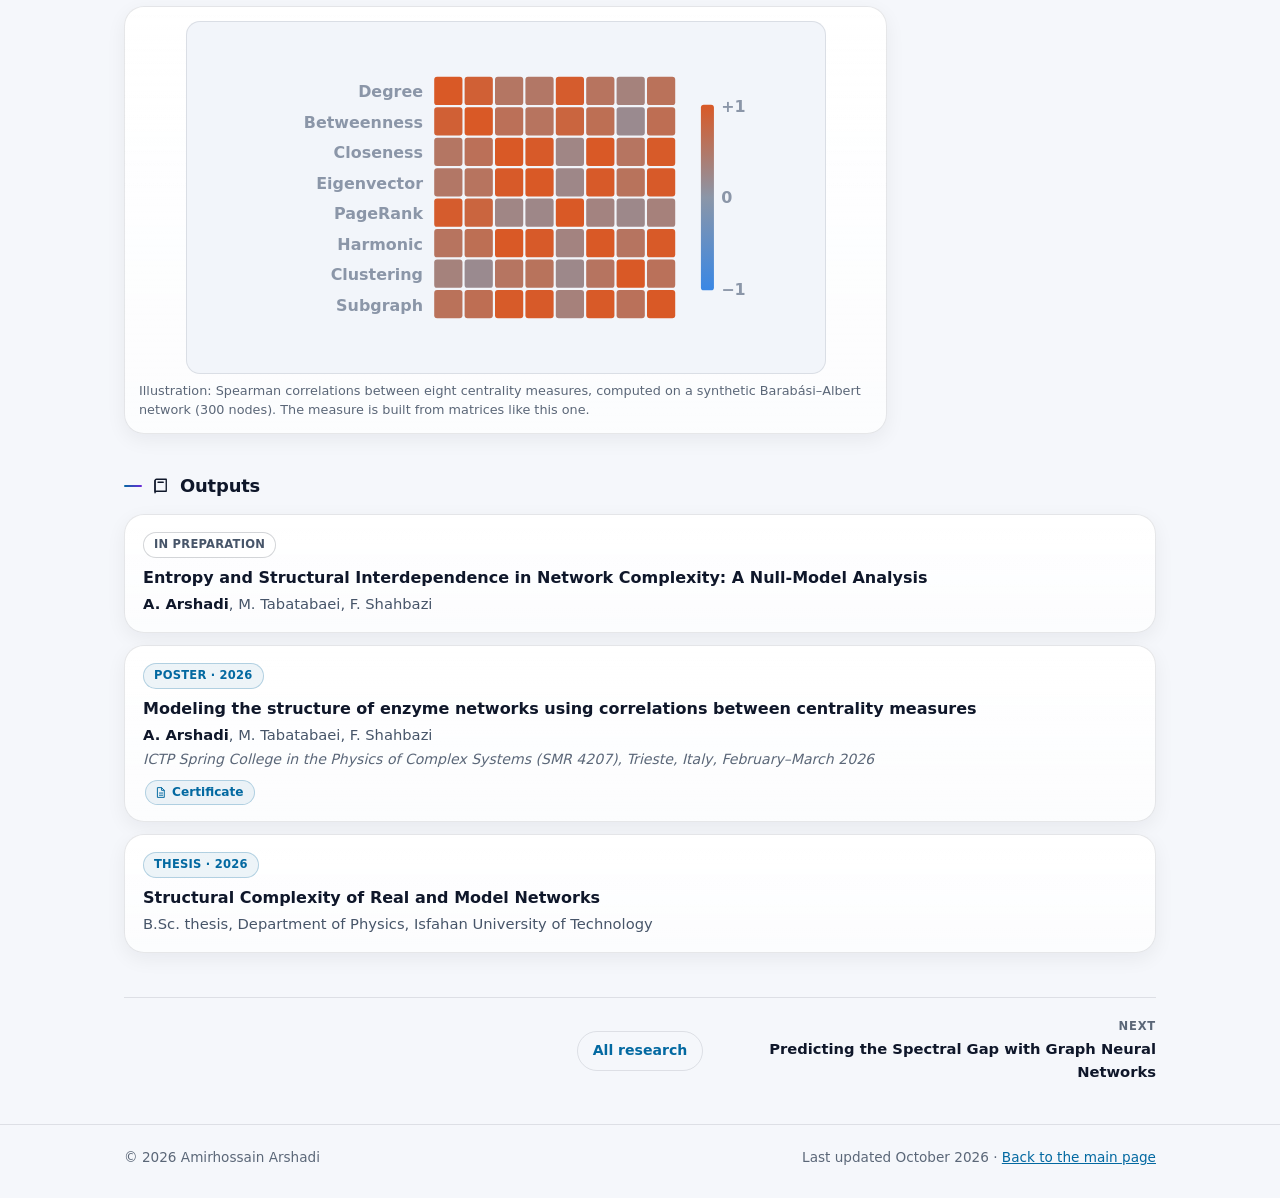
<file: projects/network-complexity.html>
<!doctype html>
<html lang="en">
<head>
  <meta charset="utf-8">
  <meta name="viewport" content="width=device-width, initial-scale=1">
  <!-- ✏️ This page is generated with the others in projects/. Edit the text below directly. -->
  <title>Network Complexity Beyond the Degree Sequence · Amirhossain Arshadi</title>
  <meta name="description" content="Does centrality entropy measure how complex a network is — or only how uneven its degrees are?">
  <meta name="author" content="Amirhossain Arshadi">
  <meta name="theme-color" content="#070b16">
  <link rel="canonical" href="https://amirhossainarshadikalameh.github.io/projects/network-complexity.html">
  <link rel="icon" href="../favicon.svg" type="image/svg+xml">
  <meta property="og:type" content="article">
  <meta property="og:site_name" content="Amirhossain Arshadi">
  <meta property="og:title" content="Network Complexity Beyond the Degree Sequence">
  <meta property="og:description" content="Does centrality entropy measure how complex a network is — or only how uneven its degrees are?">
  <meta property="og:url" content="https://amirhossainarshadikalameh.github.io/projects/network-complexity.html">
  <meta property="og:image" content="https://amirhossainarshadikalameh.github.io/preview.png">
  <meta name="twitter:card" content="summary_large_image">
  <script>
    (function () {
      var d = document.documentElement, t = null;
      d.classList.add('js');
      try { t = localStorage.getItem('theme'); } catch (e) {}
      if (t !== 'light' && t !== 'dark') {
        t = (window.matchMedia && window.matchMedia('(prefers-color-scheme: light)').matches) ? 'light' : 'dark';
      }
      d.setAttribute('data-theme', t);
    })();
  </script>
  <link rel="stylesheet" href="../site.css">
</head>

<body class="proj-page" style="--area: var(--cat-net)">
  <a class="skip" href="#main">Skip to content</a>
  <svg class="sprite" aria-hidden="true" focusable="false">
    <symbol id="i-mail" viewBox="0 0 24 24"><rect x="3" y="5" width="18" height="14" rx="2"/><path d="m4 7 8 6 8-6"/></symbol>
    <symbol id="i-phone" viewBox="0 0 24 24"><path d="M5 4h4l2 5-2.5 1.5a11 11 0 0 0 5 5L15 13l5 2v4a2 2 0 0 1-2 2A16 16 0 0 1 3 6a2 2 0 0 1 2-2"/></symbol>
    <symbol id="i-download" viewBox="0 0 24 24"><path d="M12 4v11"/><path d="m7 10 5 5 5-5"/><path d="M5 20h14"/></symbol>
    <symbol id="i-code" viewBox="0 0 24 24"><path d="m9 8-4 4 4 4"/><path d="m15 8 4 4-4 4"/></symbol>
    <symbol id="i-work" viewBox="0 0 24 24"><rect x="3" y="7" width="18" height="13" rx="2"/><path d="M9 7V5.5A1.5 1.5 0 0 1 10.5 4h3A1.5 1.5 0 0 1 15 5.5V7"/><path d="M3 12.5h18"/></symbol>
    <symbol id="i-cap" viewBox="0 0 24 24"><path d="m2 9 10-5 10 5-10 5z"/><path d="M6 11v5c0 1.2 2.7 3 6 3s6-1.8 6-3v-5"/></symbol>
    <symbol id="i-id" viewBox="0 0 24 24"><rect x="3" y="5" width="18" height="14" rx="2"/><circle cx="9" cy="12" r="2.5"/><path d="M14 10h4M14 14h4"/></symbol>
    <symbol id="i-pin" viewBox="0 0 24 24"><path d="M12 21s-7-6.2-7-11a7 7 0 0 1 14 0c0 4.8-7 11-7 11z"/><circle cx="12" cy="10" r="2.5"/></symbol>
    <symbol id="i-ext" viewBox="0 0 24 24"><path d="M14 4h6v6"/><path d="M20 4 10 14"/><path d="M19 14v5a1 1 0 0 1-1 1H5a1 1 0 0 1-1-1V6a1 1 0 0 1 1-1h5"/></symbol>
    <symbol id="i-doc" viewBox="0 0 24 24"><path d="M7 3h7l5 5v13H7z"/><path d="M14 3v5h5"/><path d="M10 13h6M10 17h6"/></symbol>
    <symbol id="i-arrow" viewBox="0 0 24 24"><path d="M5 12h14"/><path d="m13 6 6 6-6 6"/></symbol>
    <symbol id="i-sun" viewBox="0 0 24 24"><circle cx="12" cy="12" r="4"/><path d="M12 2v2M12 20v2M4.9 4.9l1.4 1.4M17.7 17.7l1.4 1.4M2 12h2M20 12h2M4.9 19.1l1.4-1.4M17.7 6.3l1.4-1.4"/></symbol>
    <symbol id="i-moon" viewBox="0 0 24 24"><path d="M20 14.5A8 8 0 1 1 9.5 4a6.5 6.5 0 0 0 10.5 10.5z"/></symbol>
    <symbol id="i-net" viewBox="0 0 24 24"><circle cx="6" cy="6" r="2"/><circle cx="18" cy="7" r="2"/><circle cx="12" cy="17" r="2.2"/><circle cx="4.5" cy="16.5" r="1.5"/><path d="m8 6.2 8 .6M7 7.8l4 7.3M16.9 8.7 13 15.2M6 16.7l3.9.3"/></symbol>
    <symbol id="i-wave" viewBox="0 0 24 24"><path d="m3 15 3-6 3 9 3-12 3 10 3-5 3 4"/></symbol>
    <symbol id="i-cell" viewBox="0 0 24 24"><circle cx="12" cy="12" r="8.5"/><circle cx="10" cy="10.5" r="3"/><circle cx="16" cy="15.5" r="1"/><circle cx="8" cy="16.5" r=".8"/></symbol>
    <symbol id="i-nn" viewBox="0 0 24 24"><circle cx="5" cy="7" r="1.7"/><circle cx="5" cy="17" r="1.7"/><circle cx="12" cy="5" r="1.7"/><circle cx="12" cy="12" r="1.7"/><circle cx="12" cy="19" r="1.7"/><circle cx="19" cy="12" r="1.7"/><path d="m6.6 6.5 3.8-1M6.6 7.8l3.8 3.3M6.6 16.2l3.8-3.3M6.6 17.5l3.8 1M13.3 6.2l4.5 4.6M13.7 12h3.6M13.3 17.8l4.5-4.6"/></symbol>
    <symbol id="i-chart" viewBox="0 0 24 24"><path d="M4 20V4"/><path d="M4 20h16"/><path d="M8 16V11M12 16V7M16 16v-4"/></symbol>
    <symbol id="i-flask" viewBox="0 0 24 24"><path d="M9 3h6M10 3v6l-5 9a2 2 0 0 0 1.7 3h10.6a2 2 0 0 0 1.7-3l-5-9V3"/><path d="M7.5 14h9"/></symbol>
    <symbol id="i-book" viewBox="0 0 24 24"><path d="M4 5a2 2 0 0 1 2-2h13v16H6a2 2 0 0 0-2 2z"/><path d="M4 19V5"/><path d="M8 7h7"/></symbol>
    <symbol id="i-award" viewBox="0 0 24 24"><circle cx="12" cy="9" r="5"/><path d="m8.5 13.5-1.5 7 5-2.5 5 2.5-1.5-7"/></symbol>
    <symbol id="i-chalk" viewBox="0 0 24 24"><rect x="3" y="4" width="18" height="12" rx="1.5"/><path d="M8 20l2-4M16 20l-2-4M7 9h6M7 12h4"/></symbol>
    <symbol id="i-flag" viewBox="0 0 24 24"><path d="M5 21V4"/><path d="M5 4h11l-2 4 2 4H5"/></symbol>
    <symbol id="i-badge" viewBox="0 0 24 24"><circle cx="12" cy="10" r="6"/><path d="m9 10 2 2 4-4"/><path d="M8 15.5 7 21l5-2 5 2-1-5.5"/></symbol>
    <symbol id="i-tools" viewBox="0 0 24 24"><path d="M14.7 6.3a4 4 0 0 0-5.4 5.2L3 17.8V21h3.2l6.3-6.3a4 4 0 0 0 5.2-5.4l-2.5 2.5-2.3-.5-.5-2.3z"/></symbol>
    <symbol id="i-link" viewBox="0 0 24 24"><path d="M10 14a4 4 0 0 0 5.7 0l3-3a4 4 0 0 0-5.7-5.7l-1 1"/><path d="M14 10a4 4 0 0 0-5.7 0l-3 3a4 4 0 0 0 5.7 5.7l1-1"/></symbol>
    <symbol id="i-user" viewBox="0 0 24 24"><circle cx="12" cy="8" r="4"/><path d="M4 21a8 8 0 0 1 16 0"/></symbol>
    <symbol id="i-star" viewBox="0 0 24 24"><path d="m12 3 2.7 5.6 6.1.9-4.4 4.3 1 6.1L12 17l-5.4 2.9 1-6.1-4.4-4.3 6.1-.9z"/></symbol>
    <symbol id="i-image" viewBox="0 0 24 24"><rect x="3" y="5" width="18" height="14" rx="2"/><circle cx="9" cy="10" r="1.6"/><path d="m4 17 5-4 4 3 3-2 4 3"/></symbol>
  </svg>

  <header class="topbar">
    <div class="wrap topbar-inner">
      <a class="brand" href="../">
        <svg class="brand-mark" viewBox="0 0 32 32" aria-hidden="true">
          <defs>
            <linearGradient id="brand-grad" x1="0" y1="0" x2="1" y2="1">
              <stop offset="0" style="stop-color: var(--accent)"/>
              <stop offset="1" style="stop-color: var(--accent-2)"/>
            </linearGradient>
          </defs>
          <g stroke="url(#brand-grad)" stroke-width="1.6" stroke-linecap="round" fill="none">
            <path d="M8 9 21 6.5M8 9l8 8.5M21 6.5l-5 11M16 17.5l8 7M16 17.5 7 25M21 6.5l5 9M26 15.5 24 24.5"/>
          </g>
          <g fill="url(#brand-grad)">
            <circle cx="8" cy="9" r="2.7"/><circle cx="21" cy="6.5" r="2.2"/><circle cx="16" cy="17.5" r="3.3"/>
            <circle cx="24" cy="24.5" r="2.4"/><circle cx="7" cy="25" r="2"/><circle cx="26" cy="15.5" r="1.8"/>
          </g>
        </svg>
        <span>Amirhossain Arshadi</span>
      </a>
      <nav class="tabs" aria-label="Site sections">
        <a class="tab" href="../#about">About</a>
        <a class="tab active" href="../#research" aria-current="page">Research</a>
        <a class="tab" href="../#teaching">Teaching</a>
        <a class="tab" href="../#certificates">Certificates</a>
        <a class="tab" href="../#contact">CV &amp; Contact</a>
      </nav>
      <button class="theme-btn" id="themeBtn" type="button" aria-label="Switch colour theme">
        <svg class="ic i-sun" aria-hidden="true"><use href="#i-sun"/></svg>
        <svg class="ic i-moon" aria-hidden="true"><use href="#i-moon"/></svg>
      </button>
    </div>
  </header>

  <main id="main" class="wrap proj" tabindex="-1">
    <nav class="crumbs" aria-label="Breadcrumb"><a href="../#research">Research</a><span aria-hidden="true">/</span><span>Complex networks</span></nav>

    <article>
      <header class="card proj-head">
        <div class="proj-head-text">
          <p class="proj-kicker"><span class="pcard-area"><span class="swatch" style="--sw: var(--cat-net)"></span>Complex networks</span><span class="tag">B.Sc. thesis</span></p>
          <h1>Network Complexity Beyond the Degree Sequence</h1>
          <p class="proj-lede">My B.Sc. thesis, <i>Structural Complexity of Real and Model Networks</i>, tests whether a popular way of scoring network complexity — the Shannon entropy of centrality distributions — measures structure at all, or simply restates the degree sequence.</p>
          <dl class="proj-meta"><div><dt>When</dt><dd>Nov 2024 – Present</dd></div><div><dt>Where</dt><dd>Isfahan University of Technology, Iran</dd></div><div><dt>Supervisor</dt><dd><a href="https://scholar.google.com/citations?user=kP_VlfIAAAAJ" target="_blank" rel="noopener">Prof. Farhad Shahbazi</a></dd></div><div><dt>With</dt><dd><a href="https://tabatabaeiphys.github.io/" target="_blank" rel="noopener">Mohammad Tabatabaei</a></dd></div></dl>
        </div>
        <figure class="proj-fig">
          <img src="network-complexity.svg" alt="Illustration: the three random-graph ensembles the real networks are compared with — Erdős–Rényi, Barabási–Albert and Watts–Strogatz. Node size is degree, on one scale across the three panels." width="800" height="500">
          <figcaption>Illustration: the three random-graph ensembles the real networks are compared with — Erdős–Rényi, Barabási–Albert and Watts–Strogatz. Node size is degree, on one scale across the three panels.</figcaption>
        </figure>
      </header>
      <div class="stats proj-stats" role="group" aria-label="Key numbers"><div class="card stat"><span class="stat-value">20</span><span class="stat-label">centrality measures</span></div><div class="card stat"><span class="stat-value">5</span><span class="stat-label">real networks</span></div><div class="card stat"><span class="stat-value">4</span><span class="stat-label">null ensembles</span></div><div class="card stat"><span class="stat-value">4 / 5</span><span class="stat-label">closest to a degree-heterogeneous null</span></div></div>
      <section class="sec"><h2 class="sec-title">The question</h2><div class="prose"><p>If a network is complex, its centralities should be distributed in ways a random graph cannot reproduce. Entropy of those distributions is often used as the score. But entropy is sensitive to how unequal the degrees are — so is it measuring organisation, or just heterogeneity?</p></div></section><section class="sec"><h2 class="sec-title">Approach</h2><div class="prose"><ul class="points"><li>Implemented <b>20 centrality measures</b> — spectral, path- and flow-based, random-walk, communicability and information-theoretic — in Python and NetworkX.</li><li>Compared real networks from biology, economics and other domains against four ensembles: Erdős–Rényi, Barabási–Albert, Watts–Strogatz and the degree-preserving configuration model.</li></ul></div></section><section class="sec"><h2 class="sec-title">What I found</h2><div class="prose"><p><b>Entropy mainly reflects degree heterogeneity, not higher-order structure.</b> ER graphs gave the highest entropy for all five networks in the comparison, and the degree-heterogeneous ensembles (BA and the configuration model) came much closer to the real values in four of the five.</p><p>That result redirected the project.</p></div></section><section class="sec"><h2 class="sec-title">Current phase: centrality correlations</h2><div class="prose"><p>Instead of the entropy of each centrality on its own, the measure now looks at how centralities relate to one another.</p><ul class="points"><li>Mapped the pairwise correlations among centrality measures across ER, BA and WS ensembles, identifying positive, negative and neutral correlation regimes.</li><li>Building a complexity measure from the <b>mean, variance and entropy of those pairwise correlations</b> — organisation the degree sequence on its own cannot explain.</li><li>Applied to enzyme networks and presented as a poster at the ICTP Spring College in the Physics of Complex Systems, Trieste, 2026.</li></ul><figure class="proj-fig2 card"><img src="network-complexity-correlations.svg" alt="Illustration: Spearman correlations between eight centrality measures, computed on a synthetic Barabási–Albert network (300 nodes). The measure is built from matrices like this one." width="800" height="404" loading="lazy"><figcaption>Illustration: Spearman correlations between eight centrality measures, computed on a synthetic Barabási–Albert network (300 nodes). The measure is built from matrices like this one.</figcaption></figure></div></section>
      <section class="sec"><h2 class="sec-title"><svg class="ic" aria-hidden="true"><use href="#i-book"/></svg>Outputs</h2><ol class="pubs"><li class="card pub"><span class="badge">In preparation</span><p class="pub-title">Entropy and Structural Interdependence in Network Complexity: A Null-Model Analysis</p><p class="pub-authors"><b>A. Arshadi</b>, M. Tabatabaei, F. Shahbazi</p></li><li class="card pub"><span class="badge accent">Poster · 2026</span><p class="pub-title">Modeling the structure of enzyme networks using correlations between centrality measures</p><p class="pub-authors"><b>A. Arshadi</b>, M. Tabatabaei, F. Shahbazi</p><p class="pub-venue">ICTP Spring College in the Physics of Complex Systems (SMR 4207), Trieste, Italy, February–March 2026</p><div class="links"><a class="scan" href="../records/ictp-spring-college-2026.pdf" target="_blank" rel="noopener"><svg class="ic" aria-hidden="true"><use href="#i-doc"/></svg>Certificate</a></div></li><li class="card pub"><span class="badge accent">Thesis · 2026</span><p class="pub-title">Structural Complexity of Real and Model Networks</p><p class="pub-authors">B.Sc. thesis, Department of Physics, Isfahan University of Technology</p></li></ol></section>
    </article>

    <nav class="proj-pager" aria-label="More projects"><span></span><a class="pager-all" href="../#research">All research</a><a class="pager-link next" href="spectral-gap-gnn.html"><small>Next</small><span>Predicting the Spectral Gap with Graph Neural Networks</span></a></nav>
  </main>

  <footer class="footer">
    <div class="wrap">
      <span>© 2026 Amirhossain Arshadi</span>
      <span>Last updated October 2026 · <a href="../">Back to the main page</a></span>
    </div>
  </footer>

  <script src="project.js" defer></script>
</body>
</html>
</file>
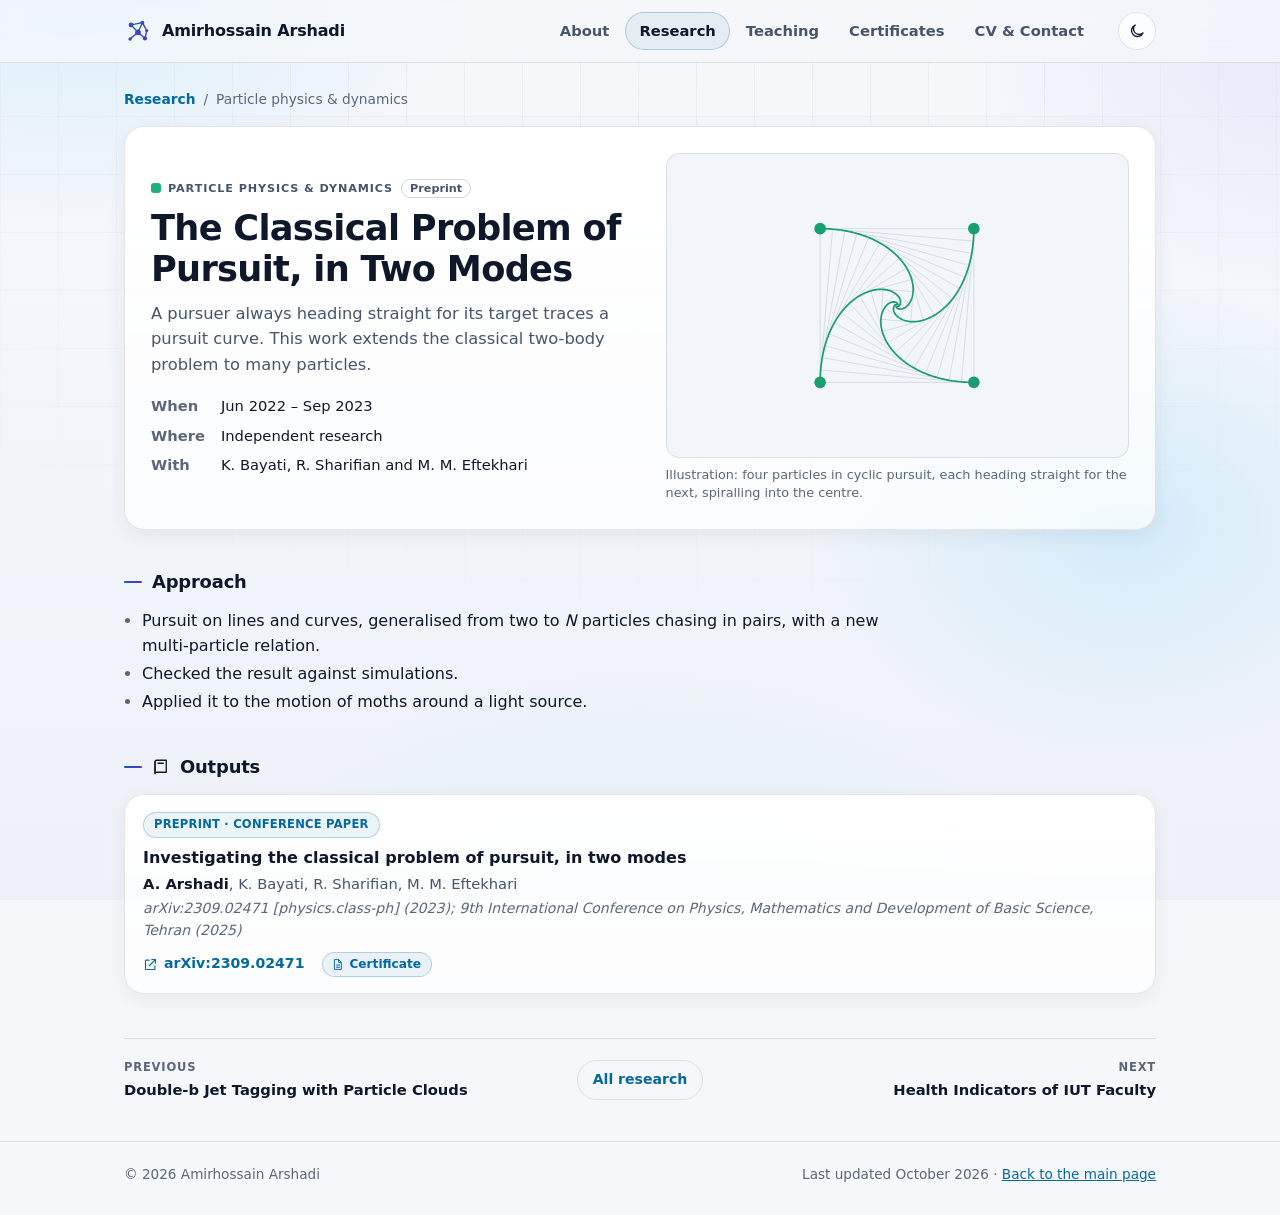
<file: projects/pursuit-problem.html>
<!doctype html>
<html lang="en">
<head>
  <meta charset="utf-8">
  <meta name="viewport" content="width=device-width, initial-scale=1">
  <!-- ✏️ This page is generated with the others in projects/. Edit the text below directly. -->
  <title>The Classical Problem of Pursuit, in Two Modes · Amirhossain Arshadi</title>
  <meta name="description" content="Pursuit curves generalised from two particles to N — and used to model moths circling a lamp.">
  <meta name="author" content="Amirhossain Arshadi">
  <meta name="theme-color" content="#070b16">
  <link rel="canonical" href="https://amirhossainarshadikalameh.github.io/projects/pursuit-problem.html">
  <link rel="icon" href="../favicon.svg" type="image/svg+xml">
  <meta property="og:type" content="article">
  <meta property="og:site_name" content="Amirhossain Arshadi">
  <meta property="og:title" content="The Classical Problem of Pursuit, in Two Modes">
  <meta property="og:description" content="Pursuit curves generalised from two particles to N — and used to model moths circling a lamp.">
  <meta property="og:url" content="https://amirhossainarshadikalameh.github.io/projects/pursuit-problem.html">
  <meta property="og:image" content="https://amirhossainarshadikalameh.github.io/preview.png">
  <meta name="twitter:card" content="summary_large_image">
  <script>
    (function () {
      var d = document.documentElement, t = null;
      d.classList.add('js');
      try { t = localStorage.getItem('theme'); } catch (e) {}
      if (t !== 'light' && t !== 'dark') {
        t = (window.matchMedia && window.matchMedia('(prefers-color-scheme: light)').matches) ? 'light' : 'dark';
      }
      d.setAttribute('data-theme', t);
    })();
  </script>
  <link rel="stylesheet" href="../site.css">
</head>

<body class="proj-page" style="--area: var(--cat-oth)">
  <a class="skip" href="#main">Skip to content</a>
  <svg class="sprite" aria-hidden="true" focusable="false">
    <symbol id="i-mail" viewBox="0 0 24 24"><rect x="3" y="5" width="18" height="14" rx="2"/><path d="m4 7 8 6 8-6"/></symbol>
    <symbol id="i-phone" viewBox="0 0 24 24"><path d="M5 4h4l2 5-2.5 1.5a11 11 0 0 0 5 5L15 13l5 2v4a2 2 0 0 1-2 2A16 16 0 0 1 3 6a2 2 0 0 1 2-2"/></symbol>
    <symbol id="i-download" viewBox="0 0 24 24"><path d="M12 4v11"/><path d="m7 10 5 5 5-5"/><path d="M5 20h14"/></symbol>
    <symbol id="i-code" viewBox="0 0 24 24"><path d="m9 8-4 4 4 4"/><path d="m15 8 4 4-4 4"/></symbol>
    <symbol id="i-work" viewBox="0 0 24 24"><rect x="3" y="7" width="18" height="13" rx="2"/><path d="M9 7V5.5A1.5 1.5 0 0 1 10.5 4h3A1.5 1.5 0 0 1 15 5.5V7"/><path d="M3 12.5h18"/></symbol>
    <symbol id="i-cap" viewBox="0 0 24 24"><path d="m2 9 10-5 10 5-10 5z"/><path d="M6 11v5c0 1.2 2.7 3 6 3s6-1.8 6-3v-5"/></symbol>
    <symbol id="i-id" viewBox="0 0 24 24"><rect x="3" y="5" width="18" height="14" rx="2"/><circle cx="9" cy="12" r="2.5"/><path d="M14 10h4M14 14h4"/></symbol>
    <symbol id="i-pin" viewBox="0 0 24 24"><path d="M12 21s-7-6.2-7-11a7 7 0 0 1 14 0c0 4.8-7 11-7 11z"/><circle cx="12" cy="10" r="2.5"/></symbol>
    <symbol id="i-ext" viewBox="0 0 24 24"><path d="M14 4h6v6"/><path d="M20 4 10 14"/><path d="M19 14v5a1 1 0 0 1-1 1H5a1 1 0 0 1-1-1V6a1 1 0 0 1 1-1h5"/></symbol>
    <symbol id="i-doc" viewBox="0 0 24 24"><path d="M7 3h7l5 5v13H7z"/><path d="M14 3v5h5"/><path d="M10 13h6M10 17h6"/></symbol>
    <symbol id="i-arrow" viewBox="0 0 24 24"><path d="M5 12h14"/><path d="m13 6 6 6-6 6"/></symbol>
    <symbol id="i-sun" viewBox="0 0 24 24"><circle cx="12" cy="12" r="4"/><path d="M12 2v2M12 20v2M4.9 4.9l1.4 1.4M17.7 17.7l1.4 1.4M2 12h2M20 12h2M4.9 19.1l1.4-1.4M17.7 6.3l1.4-1.4"/></symbol>
    <symbol id="i-moon" viewBox="0 0 24 24"><path d="M20 14.5A8 8 0 1 1 9.5 4a6.5 6.5 0 0 0 10.5 10.5z"/></symbol>
    <symbol id="i-net" viewBox="0 0 24 24"><circle cx="6" cy="6" r="2"/><circle cx="18" cy="7" r="2"/><circle cx="12" cy="17" r="2.2"/><circle cx="4.5" cy="16.5" r="1.5"/><path d="m8 6.2 8 .6M7 7.8l4 7.3M16.9 8.7 13 15.2M6 16.7l3.9.3"/></symbol>
    <symbol id="i-wave" viewBox="0 0 24 24"><path d="m3 15 3-6 3 9 3-12 3 10 3-5 3 4"/></symbol>
    <symbol id="i-cell" viewBox="0 0 24 24"><circle cx="12" cy="12" r="8.5"/><circle cx="10" cy="10.5" r="3"/><circle cx="16" cy="15.5" r="1"/><circle cx="8" cy="16.5" r=".8"/></symbol>
    <symbol id="i-nn" viewBox="0 0 24 24"><circle cx="5" cy="7" r="1.7"/><circle cx="5" cy="17" r="1.7"/><circle cx="12" cy="5" r="1.7"/><circle cx="12" cy="12" r="1.7"/><circle cx="12" cy="19" r="1.7"/><circle cx="19" cy="12" r="1.7"/><path d="m6.6 6.5 3.8-1M6.6 7.8l3.8 3.3M6.6 16.2l3.8-3.3M6.6 17.5l3.8 1M13.3 6.2l4.5 4.6M13.7 12h3.6M13.3 17.8l4.5-4.6"/></symbol>
    <symbol id="i-chart" viewBox="0 0 24 24"><path d="M4 20V4"/><path d="M4 20h16"/><path d="M8 16V11M12 16V7M16 16v-4"/></symbol>
    <symbol id="i-flask" viewBox="0 0 24 24"><path d="M9 3h6M10 3v6l-5 9a2 2 0 0 0 1.7 3h10.6a2 2 0 0 0 1.7-3l-5-9V3"/><path d="M7.5 14h9"/></symbol>
    <symbol id="i-book" viewBox="0 0 24 24"><path d="M4 5a2 2 0 0 1 2-2h13v16H6a2 2 0 0 0-2 2z"/><path d="M4 19V5"/><path d="M8 7h7"/></symbol>
    <symbol id="i-award" viewBox="0 0 24 24"><circle cx="12" cy="9" r="5"/><path d="m8.5 13.5-1.5 7 5-2.5 5 2.5-1.5-7"/></symbol>
    <symbol id="i-chalk" viewBox="0 0 24 24"><rect x="3" y="4" width="18" height="12" rx="1.5"/><path d="M8 20l2-4M16 20l-2-4M7 9h6M7 12h4"/></symbol>
    <symbol id="i-flag" viewBox="0 0 24 24"><path d="M5 21V4"/><path d="M5 4h11l-2 4 2 4H5"/></symbol>
    <symbol id="i-badge" viewBox="0 0 24 24"><circle cx="12" cy="10" r="6"/><path d="m9 10 2 2 4-4"/><path d="M8 15.5 7 21l5-2 5 2-1-5.5"/></symbol>
    <symbol id="i-tools" viewBox="0 0 24 24"><path d="M14.7 6.3a4 4 0 0 0-5.4 5.2L3 17.8V21h3.2l6.3-6.3a4 4 0 0 0 5.2-5.4l-2.5 2.5-2.3-.5-.5-2.3z"/></symbol>
    <symbol id="i-link" viewBox="0 0 24 24"><path d="M10 14a4 4 0 0 0 5.7 0l3-3a4 4 0 0 0-5.7-5.7l-1 1"/><path d="M14 10a4 4 0 0 0-5.7 0l-3 3a4 4 0 0 0 5.7 5.7l1-1"/></symbol>
    <symbol id="i-user" viewBox="0 0 24 24"><circle cx="12" cy="8" r="4"/><path d="M4 21a8 8 0 0 1 16 0"/></symbol>
    <symbol id="i-star" viewBox="0 0 24 24"><path d="m12 3 2.7 5.6 6.1.9-4.4 4.3 1 6.1L12 17l-5.4 2.9 1-6.1-4.4-4.3 6.1-.9z"/></symbol>
    <symbol id="i-image" viewBox="0 0 24 24"><rect x="3" y="5" width="18" height="14" rx="2"/><circle cx="9" cy="10" r="1.6"/><path d="m4 17 5-4 4 3 3-2 4 3"/></symbol>
  </svg>

  <header class="topbar">
    <div class="wrap topbar-inner">
      <a class="brand" href="../">
        <svg class="brand-mark" viewBox="0 0 32 32" aria-hidden="true">
          <defs>
            <linearGradient id="brand-grad" x1="0" y1="0" x2="1" y2="1">
              <stop offset="0" style="stop-color: var(--accent)"/>
              <stop offset="1" style="stop-color: var(--accent-2)"/>
            </linearGradient>
          </defs>
          <g stroke="url(#brand-grad)" stroke-width="1.6" stroke-linecap="round" fill="none">
            <path d="M8 9 21 6.5M8 9l8 8.5M21 6.5l-5 11M16 17.5l8 7M16 17.5 7 25M21 6.5l5 9M26 15.5 24 24.5"/>
          </g>
          <g fill="url(#brand-grad)">
            <circle cx="8" cy="9" r="2.7"/><circle cx="21" cy="6.5" r="2.2"/><circle cx="16" cy="17.5" r="3.3"/>
            <circle cx="24" cy="24.5" r="2.4"/><circle cx="7" cy="25" r="2"/><circle cx="26" cy="15.5" r="1.8"/>
          </g>
        </svg>
        <span>Amirhossain Arshadi</span>
      </a>
      <nav class="tabs" aria-label="Site sections">
        <a class="tab" href="../#about">About</a>
        <a class="tab active" href="../#research" aria-current="page">Research</a>
        <a class="tab" href="../#teaching">Teaching</a>
        <a class="tab" href="../#certificates">Certificates</a>
        <a class="tab" href="../#contact">CV &amp; Contact</a>
      </nav>
      <button class="theme-btn" id="themeBtn" type="button" aria-label="Switch colour theme">
        <svg class="ic i-sun" aria-hidden="true"><use href="#i-sun"/></svg>
        <svg class="ic i-moon" aria-hidden="true"><use href="#i-moon"/></svg>
      </button>
    </div>
  </header>

  <main id="main" class="wrap proj" tabindex="-1">
    <nav class="crumbs" aria-label="Breadcrumb"><a href="../#research">Research</a><span aria-hidden="true">/</span><span>Particle physics & dynamics</span></nav>

    <article>
      <header class="card proj-head">
        <div class="proj-head-text">
          <p class="proj-kicker"><span class="pcard-area"><span class="swatch" style="--sw: var(--cat-oth)"></span>Particle physics & dynamics</span><span class="tag">Preprint</span></p>
          <h1>The Classical Problem of Pursuit, in Two Modes</h1>
          <p class="proj-lede">A pursuer always heading straight for its target traces a pursuit curve. This work extends the classical two-body problem to many particles.</p>
          <dl class="proj-meta"><div><dt>When</dt><dd>Jun 2022 – Sep 2023</dd></div><div><dt>Where</dt><dd>Independent research</dd></div><div><dt>With</dt><dd>K. Bayati, R. Sharifian and M. M. Eftekhari</dd></div></dl>
        </div>
        <figure class="proj-fig">
          <img src="pursuit-problem.svg" alt="Illustration: four particles in cyclic pursuit, each heading straight for the next, spiralling into the centre." width="800" height="500">
          <figcaption>Illustration: four particles in cyclic pursuit, each heading straight for the next, spiralling into the centre.</figcaption>
        </figure>
      </header>
      
      <section class="sec"><h2 class="sec-title">Approach</h2><div class="prose"><ul class="points"><li>Pursuit on lines and curves, generalised from two to <i>N</i> particles chasing in pairs, with a new multi-particle relation.</li><li>Checked the result against simulations.</li><li>Applied it to the motion of moths around a light source.</li></ul></div></section>
      <section class="sec"><h2 class="sec-title"><svg class="ic" aria-hidden="true"><use href="#i-book"/></svg>Outputs</h2><ol class="pubs"><li class="card pub"><span class="badge accent">Preprint · Conference paper</span><p class="pub-title">Investigating the classical problem of pursuit, in two modes</p><p class="pub-authors"><b>A. Arshadi</b>, K. Bayati, R. Sharifian, M. M. Eftekhari</p><p class="pub-venue">arXiv:2309.02471 [physics.class-ph] (2023); 9th International Conference on Physics, Mathematics and Development of Basic Science, Tehran (2025)</p><div class="links"><a class="link" href="https://arxiv.org/abs/2309.02471" target="_blank" rel="noopener"><svg class="ic" aria-hidden="true"><use href="#i-ext"/></svg>arXiv:2309.02471</a><a class="scan" href="../records/conference-pursuit-problem-2025.pdf" target="_blank" rel="noopener"><svg class="ic" aria-hidden="true"><use href="#i-doc"/></svg>Certificate</a></div></li></ol></section>
    </article>

    <nav class="proj-pager" aria-label="More projects"><a class="pager-link prev" href="jet-tagging.html"><small>Previous</small><span>Double-b Jet Tagging with Particle Clouds</span></a><a class="pager-all" href="../#research">All research</a><a class="pager-link next" href="faculty-health.html"><small>Next</small><span>Health Indicators of IUT Faculty</span></a></nav>
  </main>

  <footer class="footer">
    <div class="wrap">
      <span>© 2026 Amirhossain Arshadi</span>
      <span>Last updated October 2026 · <a href="../">Back to the main page</a></span>
    </div>
  </footer>

  <script src="project.js" defer></script>
</body>
</html>
</file>
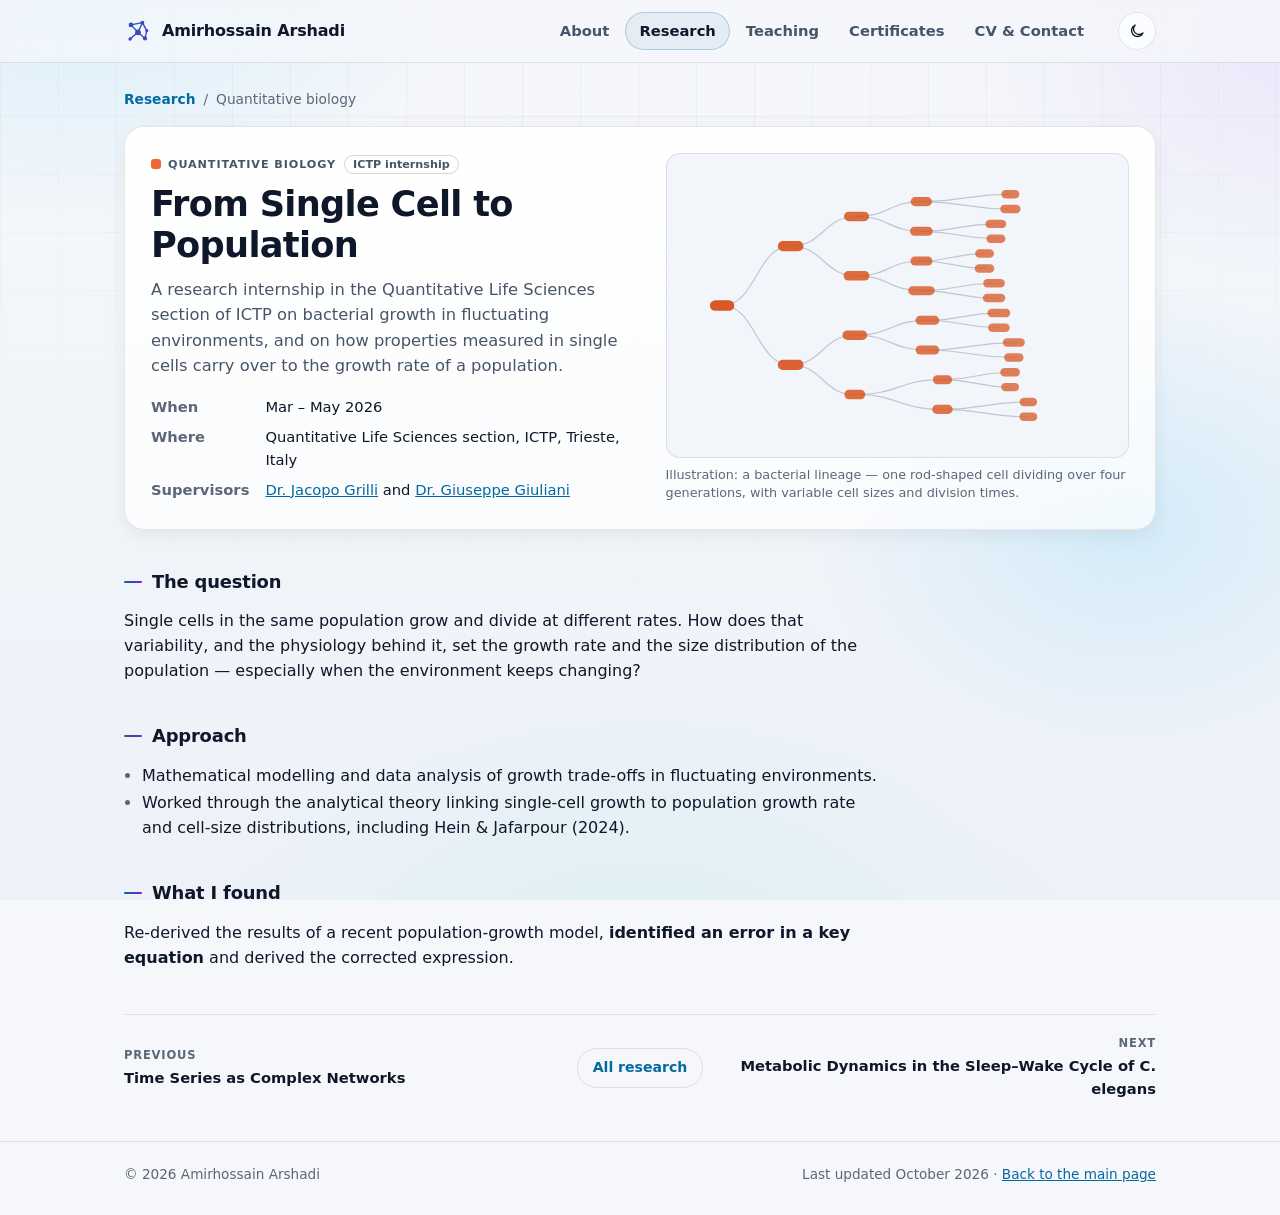
<file: projects/single-cell-to-population.html>
<!doctype html>
<html lang="en">
<head>
  <meta charset="utf-8">
  <meta name="viewport" content="width=device-width, initial-scale=1">
  <!-- ✏️ This page is generated with the others in projects/. Edit the text below directly. -->
  <title>From Single Cell to Population · Amirhossain Arshadi</title>
  <meta name="description" content="How the physiology of a single bacterium shapes the growth of the whole population.">
  <meta name="author" content="Amirhossain Arshadi">
  <meta name="theme-color" content="#070b16">
  <link rel="canonical" href="https://amirhossainarshadikalameh.github.io/projects/single-cell-to-population.html">
  <link rel="icon" href="../favicon.svg" type="image/svg+xml">
  <meta property="og:type" content="article">
  <meta property="og:site_name" content="Amirhossain Arshadi">
  <meta property="og:title" content="From Single Cell to Population">
  <meta property="og:description" content="How the physiology of a single bacterium shapes the growth of the whole population.">
  <meta property="og:url" content="https://amirhossainarshadikalameh.github.io/projects/single-cell-to-population.html">
  <meta property="og:image" content="https://amirhossainarshadikalameh.github.io/preview.png">
  <meta name="twitter:card" content="summary_large_image">
  <script>
    (function () {
      var d = document.documentElement, t = null;
      d.classList.add('js');
      try { t = localStorage.getItem('theme'); } catch (e) {}
      if (t !== 'light' && t !== 'dark') {
        t = (window.matchMedia && window.matchMedia('(prefers-color-scheme: light)').matches) ? 'light' : 'dark';
      }
      d.setAttribute('data-theme', t);
    })();
  </script>
  <link rel="stylesheet" href="../site.css">
</head>

<body class="proj-page" style="--area: var(--cat-bio)">
  <a class="skip" href="#main">Skip to content</a>
  <svg class="sprite" aria-hidden="true" focusable="false">
    <symbol id="i-mail" viewBox="0 0 24 24"><rect x="3" y="5" width="18" height="14" rx="2"/><path d="m4 7 8 6 8-6"/></symbol>
    <symbol id="i-phone" viewBox="0 0 24 24"><path d="M5 4h4l2 5-2.5 1.5a11 11 0 0 0 5 5L15 13l5 2v4a2 2 0 0 1-2 2A16 16 0 0 1 3 6a2 2 0 0 1 2-2"/></symbol>
    <symbol id="i-download" viewBox="0 0 24 24"><path d="M12 4v11"/><path d="m7 10 5 5 5-5"/><path d="M5 20h14"/></symbol>
    <symbol id="i-code" viewBox="0 0 24 24"><path d="m9 8-4 4 4 4"/><path d="m15 8 4 4-4 4"/></symbol>
    <symbol id="i-work" viewBox="0 0 24 24"><rect x="3" y="7" width="18" height="13" rx="2"/><path d="M9 7V5.5A1.5 1.5 0 0 1 10.5 4h3A1.5 1.5 0 0 1 15 5.5V7"/><path d="M3 12.5h18"/></symbol>
    <symbol id="i-cap" viewBox="0 0 24 24"><path d="m2 9 10-5 10 5-10 5z"/><path d="M6 11v5c0 1.2 2.7 3 6 3s6-1.8 6-3v-5"/></symbol>
    <symbol id="i-id" viewBox="0 0 24 24"><rect x="3" y="5" width="18" height="14" rx="2"/><circle cx="9" cy="12" r="2.5"/><path d="M14 10h4M14 14h4"/></symbol>
    <symbol id="i-pin" viewBox="0 0 24 24"><path d="M12 21s-7-6.2-7-11a7 7 0 0 1 14 0c0 4.8-7 11-7 11z"/><circle cx="12" cy="10" r="2.5"/></symbol>
    <symbol id="i-ext" viewBox="0 0 24 24"><path d="M14 4h6v6"/><path d="M20 4 10 14"/><path d="M19 14v5a1 1 0 0 1-1 1H5a1 1 0 0 1-1-1V6a1 1 0 0 1 1-1h5"/></symbol>
    <symbol id="i-doc" viewBox="0 0 24 24"><path d="M7 3h7l5 5v13H7z"/><path d="M14 3v5h5"/><path d="M10 13h6M10 17h6"/></symbol>
    <symbol id="i-arrow" viewBox="0 0 24 24"><path d="M5 12h14"/><path d="m13 6 6 6-6 6"/></symbol>
    <symbol id="i-sun" viewBox="0 0 24 24"><circle cx="12" cy="12" r="4"/><path d="M12 2v2M12 20v2M4.9 4.9l1.4 1.4M17.7 17.7l1.4 1.4M2 12h2M20 12h2M4.9 19.1l1.4-1.4M17.7 6.3l1.4-1.4"/></symbol>
    <symbol id="i-moon" viewBox="0 0 24 24"><path d="M20 14.5A8 8 0 1 1 9.5 4a6.5 6.5 0 0 0 10.5 10.5z"/></symbol>
    <symbol id="i-net" viewBox="0 0 24 24"><circle cx="6" cy="6" r="2"/><circle cx="18" cy="7" r="2"/><circle cx="12" cy="17" r="2.2"/><circle cx="4.5" cy="16.5" r="1.5"/><path d="m8 6.2 8 .6M7 7.8l4 7.3M16.9 8.7 13 15.2M6 16.7l3.9.3"/></symbol>
    <symbol id="i-wave" viewBox="0 0 24 24"><path d="m3 15 3-6 3 9 3-12 3 10 3-5 3 4"/></symbol>
    <symbol id="i-cell" viewBox="0 0 24 24"><circle cx="12" cy="12" r="8.5"/><circle cx="10" cy="10.5" r="3"/><circle cx="16" cy="15.5" r="1"/><circle cx="8" cy="16.5" r=".8"/></symbol>
    <symbol id="i-nn" viewBox="0 0 24 24"><circle cx="5" cy="7" r="1.7"/><circle cx="5" cy="17" r="1.7"/><circle cx="12" cy="5" r="1.7"/><circle cx="12" cy="12" r="1.7"/><circle cx="12" cy="19" r="1.7"/><circle cx="19" cy="12" r="1.7"/><path d="m6.6 6.5 3.8-1M6.6 7.8l3.8 3.3M6.6 16.2l3.8-3.3M6.6 17.5l3.8 1M13.3 6.2l4.5 4.6M13.7 12h3.6M13.3 17.8l4.5-4.6"/></symbol>
    <symbol id="i-chart" viewBox="0 0 24 24"><path d="M4 20V4"/><path d="M4 20h16"/><path d="M8 16V11M12 16V7M16 16v-4"/></symbol>
    <symbol id="i-flask" viewBox="0 0 24 24"><path d="M9 3h6M10 3v6l-5 9a2 2 0 0 0 1.7 3h10.6a2 2 0 0 0 1.7-3l-5-9V3"/><path d="M7.5 14h9"/></symbol>
    <symbol id="i-book" viewBox="0 0 24 24"><path d="M4 5a2 2 0 0 1 2-2h13v16H6a2 2 0 0 0-2 2z"/><path d="M4 19V5"/><path d="M8 7h7"/></symbol>
    <symbol id="i-award" viewBox="0 0 24 24"><circle cx="12" cy="9" r="5"/><path d="m8.5 13.5-1.5 7 5-2.5 5 2.5-1.5-7"/></symbol>
    <symbol id="i-chalk" viewBox="0 0 24 24"><rect x="3" y="4" width="18" height="12" rx="1.5"/><path d="M8 20l2-4M16 20l-2-4M7 9h6M7 12h4"/></symbol>
    <symbol id="i-flag" viewBox="0 0 24 24"><path d="M5 21V4"/><path d="M5 4h11l-2 4 2 4H5"/></symbol>
    <symbol id="i-badge" viewBox="0 0 24 24"><circle cx="12" cy="10" r="6"/><path d="m9 10 2 2 4-4"/><path d="M8 15.5 7 21l5-2 5 2-1-5.5"/></symbol>
    <symbol id="i-tools" viewBox="0 0 24 24"><path d="M14.7 6.3a4 4 0 0 0-5.4 5.2L3 17.8V21h3.2l6.3-6.3a4 4 0 0 0 5.2-5.4l-2.5 2.5-2.3-.5-.5-2.3z"/></symbol>
    <symbol id="i-link" viewBox="0 0 24 24"><path d="M10 14a4 4 0 0 0 5.7 0l3-3a4 4 0 0 0-5.7-5.7l-1 1"/><path d="M14 10a4 4 0 0 0-5.7 0l-3 3a4 4 0 0 0 5.7 5.7l1-1"/></symbol>
    <symbol id="i-user" viewBox="0 0 24 24"><circle cx="12" cy="8" r="4"/><path d="M4 21a8 8 0 0 1 16 0"/></symbol>
    <symbol id="i-star" viewBox="0 0 24 24"><path d="m12 3 2.7 5.6 6.1.9-4.4 4.3 1 6.1L12 17l-5.4 2.9 1-6.1-4.4-4.3 6.1-.9z"/></symbol>
    <symbol id="i-image" viewBox="0 0 24 24"><rect x="3" y="5" width="18" height="14" rx="2"/><circle cx="9" cy="10" r="1.6"/><path d="m4 17 5-4 4 3 3-2 4 3"/></symbol>
  </svg>

  <header class="topbar">
    <div class="wrap topbar-inner">
      <a class="brand" href="../">
        <svg class="brand-mark" viewBox="0 0 32 32" aria-hidden="true">
          <defs>
            <linearGradient id="brand-grad" x1="0" y1="0" x2="1" y2="1">
              <stop offset="0" style="stop-color: var(--accent)"/>
              <stop offset="1" style="stop-color: var(--accent-2)"/>
            </linearGradient>
          </defs>
          <g stroke="url(#brand-grad)" stroke-width="1.6" stroke-linecap="round" fill="none">
            <path d="M8 9 21 6.5M8 9l8 8.5M21 6.5l-5 11M16 17.5l8 7M16 17.5 7 25M21 6.5l5 9M26 15.5 24 24.5"/>
          </g>
          <g fill="url(#brand-grad)">
            <circle cx="8" cy="9" r="2.7"/><circle cx="21" cy="6.5" r="2.2"/><circle cx="16" cy="17.5" r="3.3"/>
            <circle cx="24" cy="24.5" r="2.4"/><circle cx="7" cy="25" r="2"/><circle cx="26" cy="15.5" r="1.8"/>
          </g>
        </svg>
        <span>Amirhossain Arshadi</span>
      </a>
      <nav class="tabs" aria-label="Site sections">
        <a class="tab" href="../#about">About</a>
        <a class="tab active" href="../#research" aria-current="page">Research</a>
        <a class="tab" href="../#teaching">Teaching</a>
        <a class="tab" href="../#certificates">Certificates</a>
        <a class="tab" href="../#contact">CV &amp; Contact</a>
      </nav>
      <button class="theme-btn" id="themeBtn" type="button" aria-label="Switch colour theme">
        <svg class="ic i-sun" aria-hidden="true"><use href="#i-sun"/></svg>
        <svg class="ic i-moon" aria-hidden="true"><use href="#i-moon"/></svg>
      </button>
    </div>
  </header>

  <main id="main" class="wrap proj" tabindex="-1">
    <nav class="crumbs" aria-label="Breadcrumb"><a href="../#research">Research</a><span aria-hidden="true">/</span><span>Quantitative biology</span></nav>

    <article>
      <header class="card proj-head">
        <div class="proj-head-text">
          <p class="proj-kicker"><span class="pcard-area"><span class="swatch" style="--sw: var(--cat-bio)"></span>Quantitative biology</span><span class="tag">ICTP internship</span></p>
          <h1>From Single Cell to Population</h1>
          <p class="proj-lede">A research internship in the Quantitative Life Sciences section of ICTP on bacterial growth in fluctuating environments, and on how properties measured in single cells carry over to the growth rate of a population.</p>
          <dl class="proj-meta"><div><dt>When</dt><dd>Mar – May 2026</dd></div><div><dt>Where</dt><dd>Quantitative Life Sciences section, ICTP, Trieste, Italy</dd></div><div><dt>Supervisors</dt><dd><a href="https://www.ictp.it/member/jacopo-grilli" target="_blank" rel="noopener">Dr. Jacopo Grilli</a> and <a href="https://www.ictp.it/member/giuseppe-giuliani" target="_blank" rel="noopener">Dr. Giuseppe Giuliani</a></dd></div></dl>
        </div>
        <figure class="proj-fig">
          <img src="single-cell-to-population.svg" alt="Illustration: a bacterial lineage — one rod-shaped cell dividing over four generations, with variable cell sizes and division times." width="800" height="500">
          <figcaption>Illustration: a bacterial lineage — one rod-shaped cell dividing over four generations, with variable cell sizes and division times.</figcaption>
        </figure>
      </header>
      
      <section class="sec"><h2 class="sec-title">The question</h2><div class="prose"><p>Single cells in the same population grow and divide at different rates. How does that variability, and the physiology behind it, set the growth rate and the size distribution of the population — especially when the environment keeps changing?</p></div></section><section class="sec"><h2 class="sec-title">Approach</h2><div class="prose"><ul class="points"><li>Mathematical modelling and data analysis of growth trade-offs in fluctuating environments.</li><li>Worked through the analytical theory linking single-cell growth to population growth rate and cell-size distributions, including Hein &amp; Jafarpour (2024).</li></ul></div></section><section class="sec"><h2 class="sec-title">What I found</h2><div class="prose"><p>Re-derived the results of a recent population-growth model, <b>identified an error in a key equation</b> and derived the corrected expression.</p></div></section>
      
    </article>

    <nav class="proj-pager" aria-label="More projects"><a class="pager-link prev" href="time-series-networks.html"><small>Previous</small><span>Time Series as Complex Networks</span></a><a class="pager-all" href="../#research">All research</a><a class="pager-link next" href="c-elegans-metabolism.html"><small>Next</small><span>Metabolic Dynamics in the Sleep–Wake Cycle of C. elegans</span></a></nav>
  </main>

  <footer class="footer">
    <div class="wrap">
      <span>© 2026 Amirhossain Arshadi</span>
      <span>Last updated October 2026 · <a href="../">Back to the main page</a></span>
    </div>
  </footer>

  <script src="project.js" defer></script>
</body>
</html>
</file>
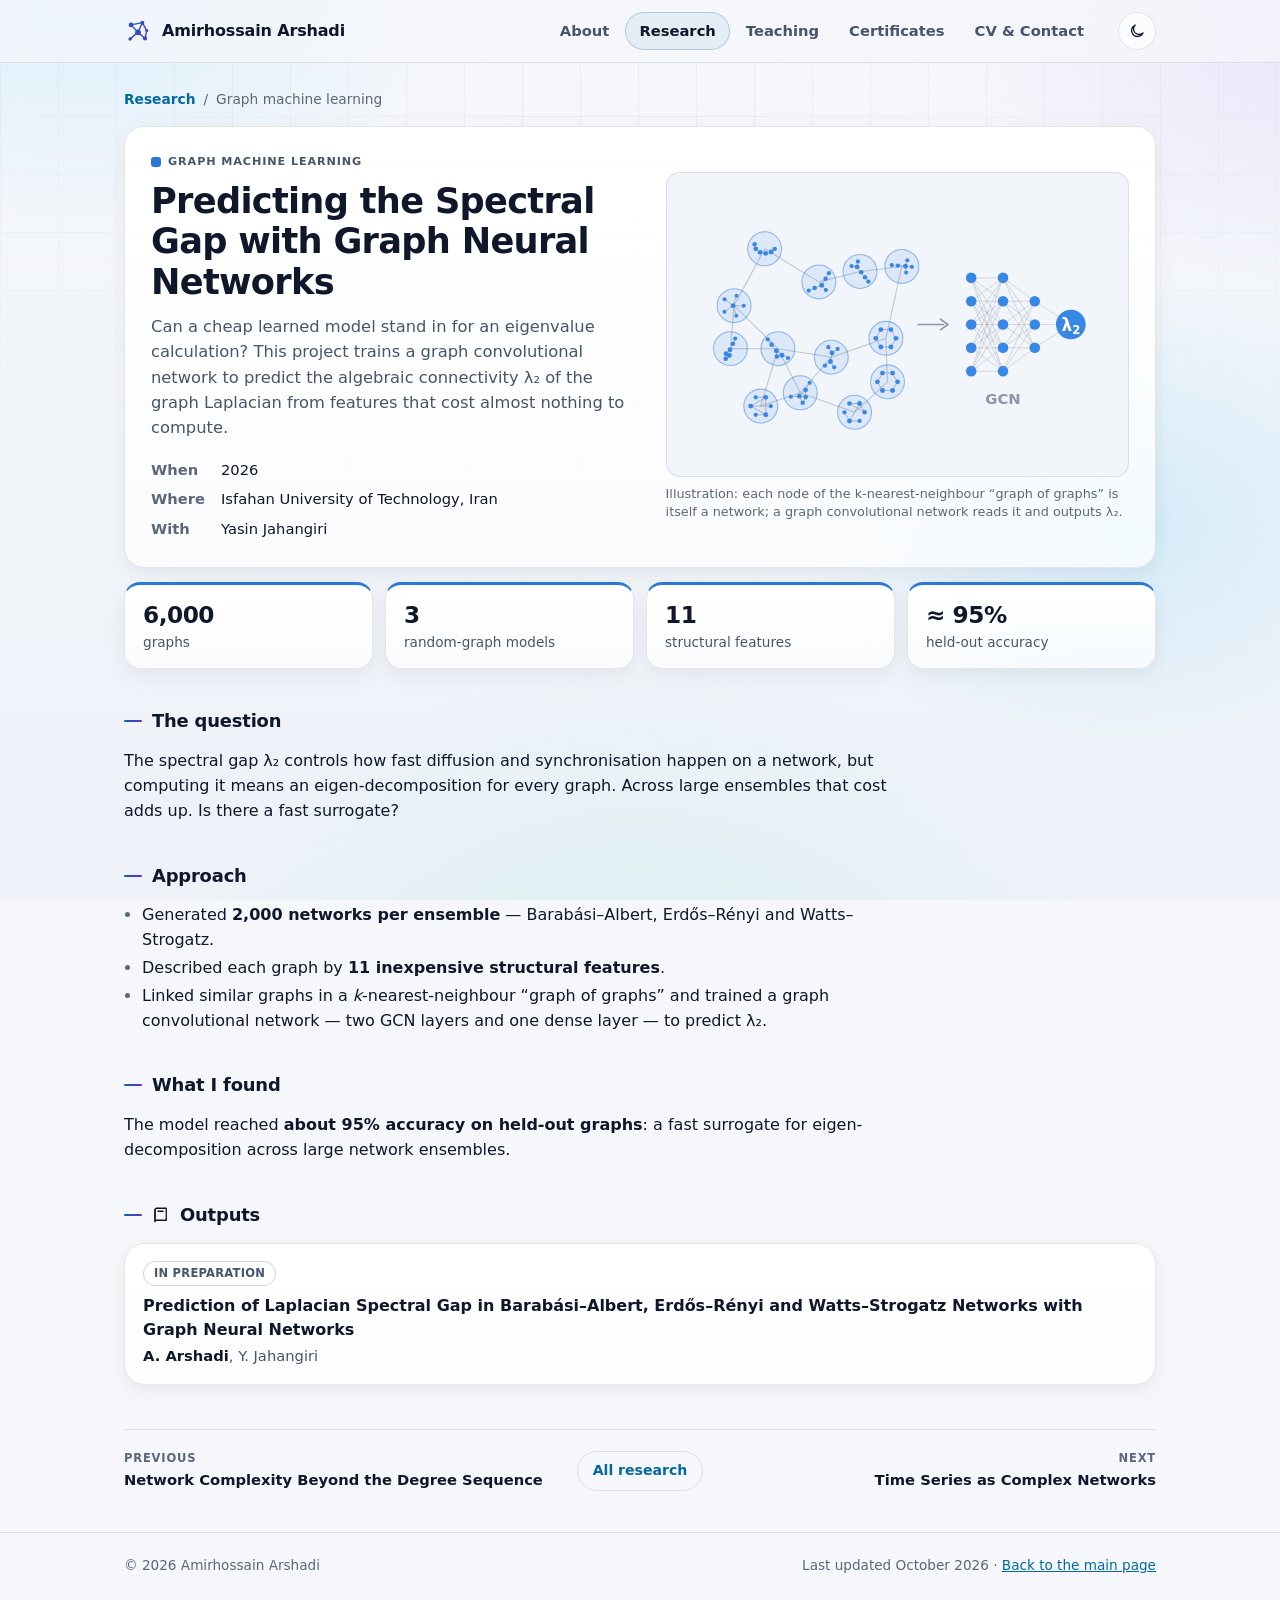
<file: projects/spectral-gap-gnn.html>
<!doctype html>
<html lang="en">
<head>
  <meta charset="utf-8">
  <meta name="viewport" content="width=device-width, initial-scale=1">
  <!-- ✏️ This page is generated with the others in projects/. Edit the text below directly. -->
  <title>Predicting the Spectral Gap with Graph Neural Networks · Amirhossain Arshadi</title>
  <meta name="description" content="A graph neural network that predicts the Laplacian spectral gap λ₂ without computing a single eigenvalue.">
  <meta name="author" content="Amirhossain Arshadi">
  <meta name="theme-color" content="#070b16">
  <link rel="canonical" href="https://amirhossainarshadikalameh.github.io/projects/spectral-gap-gnn.html">
  <link rel="icon" href="../favicon.svg" type="image/svg+xml">
  <meta property="og:type" content="article">
  <meta property="og:site_name" content="Amirhossain Arshadi">
  <meta property="og:title" content="Predicting the Spectral Gap with Graph Neural Networks">
  <meta property="og:description" content="A graph neural network that predicts the Laplacian spectral gap λ₂ without computing a single eigenvalue.">
  <meta property="og:url" content="https://amirhossainarshadikalameh.github.io/projects/spectral-gap-gnn.html">
  <meta property="og:image" content="https://amirhossainarshadikalameh.github.io/preview.png">
  <meta name="twitter:card" content="summary_large_image">
  <script>
    (function () {
      var d = document.documentElement, t = null;
      d.classList.add('js');
      try { t = localStorage.getItem('theme'); } catch (e) {}
      if (t !== 'light' && t !== 'dark') {
        t = (window.matchMedia && window.matchMedia('(prefers-color-scheme: light)').matches) ? 'light' : 'dark';
      }
      d.setAttribute('data-theme', t);
    })();
  </script>
  <link rel="stylesheet" href="../site.css">
</head>

<body class="proj-page" style="--area: var(--cat-net)">
  <a class="skip" href="#main">Skip to content</a>
  <svg class="sprite" aria-hidden="true" focusable="false">
    <symbol id="i-mail" viewBox="0 0 24 24"><rect x="3" y="5" width="18" height="14" rx="2"/><path d="m4 7 8 6 8-6"/></symbol>
    <symbol id="i-phone" viewBox="0 0 24 24"><path d="M5 4h4l2 5-2.5 1.5a11 11 0 0 0 5 5L15 13l5 2v4a2 2 0 0 1-2 2A16 16 0 0 1 3 6a2 2 0 0 1 2-2"/></symbol>
    <symbol id="i-download" viewBox="0 0 24 24"><path d="M12 4v11"/><path d="m7 10 5 5 5-5"/><path d="M5 20h14"/></symbol>
    <symbol id="i-code" viewBox="0 0 24 24"><path d="m9 8-4 4 4 4"/><path d="m15 8 4 4-4 4"/></symbol>
    <symbol id="i-work" viewBox="0 0 24 24"><rect x="3" y="7" width="18" height="13" rx="2"/><path d="M9 7V5.5A1.5 1.5 0 0 1 10.5 4h3A1.5 1.5 0 0 1 15 5.5V7"/><path d="M3 12.5h18"/></symbol>
    <symbol id="i-cap" viewBox="0 0 24 24"><path d="m2 9 10-5 10 5-10 5z"/><path d="M6 11v5c0 1.2 2.7 3 6 3s6-1.8 6-3v-5"/></symbol>
    <symbol id="i-id" viewBox="0 0 24 24"><rect x="3" y="5" width="18" height="14" rx="2"/><circle cx="9" cy="12" r="2.5"/><path d="M14 10h4M14 14h4"/></symbol>
    <symbol id="i-pin" viewBox="0 0 24 24"><path d="M12 21s-7-6.2-7-11a7 7 0 0 1 14 0c0 4.8-7 11-7 11z"/><circle cx="12" cy="10" r="2.5"/></symbol>
    <symbol id="i-ext" viewBox="0 0 24 24"><path d="M14 4h6v6"/><path d="M20 4 10 14"/><path d="M19 14v5a1 1 0 0 1-1 1H5a1 1 0 0 1-1-1V6a1 1 0 0 1 1-1h5"/></symbol>
    <symbol id="i-doc" viewBox="0 0 24 24"><path d="M7 3h7l5 5v13H7z"/><path d="M14 3v5h5"/><path d="M10 13h6M10 17h6"/></symbol>
    <symbol id="i-arrow" viewBox="0 0 24 24"><path d="M5 12h14"/><path d="m13 6 6 6-6 6"/></symbol>
    <symbol id="i-sun" viewBox="0 0 24 24"><circle cx="12" cy="12" r="4"/><path d="M12 2v2M12 20v2M4.9 4.9l1.4 1.4M17.7 17.7l1.4 1.4M2 12h2M20 12h2M4.9 19.1l1.4-1.4M17.7 6.3l1.4-1.4"/></symbol>
    <symbol id="i-moon" viewBox="0 0 24 24"><path d="M20 14.5A8 8 0 1 1 9.5 4a6.5 6.5 0 0 0 10.5 10.5z"/></symbol>
    <symbol id="i-net" viewBox="0 0 24 24"><circle cx="6" cy="6" r="2"/><circle cx="18" cy="7" r="2"/><circle cx="12" cy="17" r="2.2"/><circle cx="4.5" cy="16.5" r="1.5"/><path d="m8 6.2 8 .6M7 7.8l4 7.3M16.9 8.7 13 15.2M6 16.7l3.9.3"/></symbol>
    <symbol id="i-wave" viewBox="0 0 24 24"><path d="m3 15 3-6 3 9 3-12 3 10 3-5 3 4"/></symbol>
    <symbol id="i-cell" viewBox="0 0 24 24"><circle cx="12" cy="12" r="8.5"/><circle cx="10" cy="10.5" r="3"/><circle cx="16" cy="15.5" r="1"/><circle cx="8" cy="16.5" r=".8"/></symbol>
    <symbol id="i-nn" viewBox="0 0 24 24"><circle cx="5" cy="7" r="1.7"/><circle cx="5" cy="17" r="1.7"/><circle cx="12" cy="5" r="1.7"/><circle cx="12" cy="12" r="1.7"/><circle cx="12" cy="19" r="1.7"/><circle cx="19" cy="12" r="1.7"/><path d="m6.6 6.5 3.8-1M6.6 7.8l3.8 3.3M6.6 16.2l3.8-3.3M6.6 17.5l3.8 1M13.3 6.2l4.5 4.6M13.7 12h3.6M13.3 17.8l4.5-4.6"/></symbol>
    <symbol id="i-chart" viewBox="0 0 24 24"><path d="M4 20V4"/><path d="M4 20h16"/><path d="M8 16V11M12 16V7M16 16v-4"/></symbol>
    <symbol id="i-flask" viewBox="0 0 24 24"><path d="M9 3h6M10 3v6l-5 9a2 2 0 0 0 1.7 3h10.6a2 2 0 0 0 1.7-3l-5-9V3"/><path d="M7.5 14h9"/></symbol>
    <symbol id="i-book" viewBox="0 0 24 24"><path d="M4 5a2 2 0 0 1 2-2h13v16H6a2 2 0 0 0-2 2z"/><path d="M4 19V5"/><path d="M8 7h7"/></symbol>
    <symbol id="i-award" viewBox="0 0 24 24"><circle cx="12" cy="9" r="5"/><path d="m8.5 13.5-1.5 7 5-2.5 5 2.5-1.5-7"/></symbol>
    <symbol id="i-chalk" viewBox="0 0 24 24"><rect x="3" y="4" width="18" height="12" rx="1.5"/><path d="M8 20l2-4M16 20l-2-4M7 9h6M7 12h4"/></symbol>
    <symbol id="i-flag" viewBox="0 0 24 24"><path d="M5 21V4"/><path d="M5 4h11l-2 4 2 4H5"/></symbol>
    <symbol id="i-badge" viewBox="0 0 24 24"><circle cx="12" cy="10" r="6"/><path d="m9 10 2 2 4-4"/><path d="M8 15.5 7 21l5-2 5 2-1-5.5"/></symbol>
    <symbol id="i-tools" viewBox="0 0 24 24"><path d="M14.7 6.3a4 4 0 0 0-5.4 5.2L3 17.8V21h3.2l6.3-6.3a4 4 0 0 0 5.2-5.4l-2.5 2.5-2.3-.5-.5-2.3z"/></symbol>
    <symbol id="i-link" viewBox="0 0 24 24"><path d="M10 14a4 4 0 0 0 5.7 0l3-3a4 4 0 0 0-5.7-5.7l-1 1"/><path d="M14 10a4 4 0 0 0-5.7 0l-3 3a4 4 0 0 0 5.7 5.7l1-1"/></symbol>
    <symbol id="i-user" viewBox="0 0 24 24"><circle cx="12" cy="8" r="4"/><path d="M4 21a8 8 0 0 1 16 0"/></symbol>
    <symbol id="i-star" viewBox="0 0 24 24"><path d="m12 3 2.7 5.6 6.1.9-4.4 4.3 1 6.1L12 17l-5.4 2.9 1-6.1-4.4-4.3 6.1-.9z"/></symbol>
    <symbol id="i-image" viewBox="0 0 24 24"><rect x="3" y="5" width="18" height="14" rx="2"/><circle cx="9" cy="10" r="1.6"/><path d="m4 17 5-4 4 3 3-2 4 3"/></symbol>
  </svg>

  <header class="topbar">
    <div class="wrap topbar-inner">
      <a class="brand" href="../">
        <svg class="brand-mark" viewBox="0 0 32 32" aria-hidden="true">
          <defs>
            <linearGradient id="brand-grad" x1="0" y1="0" x2="1" y2="1">
              <stop offset="0" style="stop-color: var(--accent)"/>
              <stop offset="1" style="stop-color: var(--accent-2)"/>
            </linearGradient>
          </defs>
          <g stroke="url(#brand-grad)" stroke-width="1.6" stroke-linecap="round" fill="none">
            <path d="M8 9 21 6.5M8 9l8 8.5M21 6.5l-5 11M16 17.5l8 7M16 17.5 7 25M21 6.5l5 9M26 15.5 24 24.5"/>
          </g>
          <g fill="url(#brand-grad)">
            <circle cx="8" cy="9" r="2.7"/><circle cx="21" cy="6.5" r="2.2"/><circle cx="16" cy="17.5" r="3.3"/>
            <circle cx="24" cy="24.5" r="2.4"/><circle cx="7" cy="25" r="2"/><circle cx="26" cy="15.5" r="1.8"/>
          </g>
        </svg>
        <span>Amirhossain Arshadi</span>
      </a>
      <nav class="tabs" aria-label="Site sections">
        <a class="tab" href="../#about">About</a>
        <a class="tab active" href="../#research" aria-current="page">Research</a>
        <a class="tab" href="../#teaching">Teaching</a>
        <a class="tab" href="../#certificates">Certificates</a>
        <a class="tab" href="../#contact">CV &amp; Contact</a>
      </nav>
      <button class="theme-btn" id="themeBtn" type="button" aria-label="Switch colour theme">
        <svg class="ic i-sun" aria-hidden="true"><use href="#i-sun"/></svg>
        <svg class="ic i-moon" aria-hidden="true"><use href="#i-moon"/></svg>
      </button>
    </div>
  </header>

  <main id="main" class="wrap proj" tabindex="-1">
    <nav class="crumbs" aria-label="Breadcrumb"><a href="../#research">Research</a><span aria-hidden="true">/</span><span>Graph machine learning</span></nav>

    <article>
      <header class="card proj-head">
        <div class="proj-head-text">
          <p class="proj-kicker"><span class="pcard-area"><span class="swatch" style="--sw: var(--cat-net)"></span>Graph machine learning</span></p>
          <h1>Predicting the Spectral Gap with Graph Neural Networks</h1>
          <p class="proj-lede">Can a cheap learned model stand in for an eigenvalue calculation? This project trains a graph convolutional network to predict the algebraic connectivity λ₂ of the graph Laplacian from features that cost almost nothing to compute.</p>
          <dl class="proj-meta"><div><dt>When</dt><dd>2026</dd></div><div><dt>Where</dt><dd>Isfahan University of Technology, Iran</dd></div><div><dt>With</dt><dd>Yasin Jahangiri</dd></div></dl>
        </div>
        <figure class="proj-fig">
          <img src="spectral-gap-gnn.svg" alt="Illustration: each node of the k-nearest-neighbour “graph of graphs” is itself a network; a graph convolutional network reads it and outputs λ₂." width="800" height="500">
          <figcaption>Illustration: each node of the k-nearest-neighbour “graph of graphs” is itself a network; a graph convolutional network reads it and outputs λ₂.</figcaption>
        </figure>
      </header>
      <div class="stats proj-stats" role="group" aria-label="Key numbers"><div class="card stat"><span class="stat-value">6,000</span><span class="stat-label">graphs</span></div><div class="card stat"><span class="stat-value">3</span><span class="stat-label">random-graph models</span></div><div class="card stat"><span class="stat-value">11</span><span class="stat-label">structural features</span></div><div class="card stat"><span class="stat-value">≈ 95%</span><span class="stat-label">held-out accuracy</span></div></div>
      <section class="sec"><h2 class="sec-title">The question</h2><div class="prose"><p>The spectral gap λ₂ controls how fast diffusion and synchronisation happen on a network, but computing it means an eigen-decomposition for every graph. Across large ensembles that cost adds up. Is there a fast surrogate?</p></div></section><section class="sec"><h2 class="sec-title">Approach</h2><div class="prose"><ul class="points"><li>Generated <b>2,000 networks per ensemble</b> — Barabási–Albert, Erdős–Rényi and Watts–Strogatz.</li><li>Described each graph by <b>11 inexpensive structural features</b>.</li><li>Linked similar graphs in a <i>k</i>-nearest-neighbour “graph of graphs” and trained a graph convolutional network — two GCN layers and one dense layer — to predict λ₂.</li></ul></div></section><section class="sec"><h2 class="sec-title">What I found</h2><div class="prose"><p>The model reached <b>about 95% accuracy on held-out graphs</b>: a fast surrogate for eigen-decomposition across large network ensembles.</p></div></section>
      <section class="sec"><h2 class="sec-title"><svg class="ic" aria-hidden="true"><use href="#i-book"/></svg>Outputs</h2><ol class="pubs"><li class="card pub"><span class="badge">In preparation</span><p class="pub-title">Prediction of Laplacian Spectral Gap in Barabási–Albert, Erdős–Rényi and Watts–Strogatz Networks with Graph Neural Networks</p><p class="pub-authors"><b>A. Arshadi</b>, Y. Jahangiri</p></li></ol></section>
    </article>

    <nav class="proj-pager" aria-label="More projects"><a class="pager-link prev" href="network-complexity.html"><small>Previous</small><span>Network Complexity Beyond the Degree Sequence</span></a><a class="pager-all" href="../#research">All research</a><a class="pager-link next" href="time-series-networks.html"><small>Next</small><span>Time Series as Complex Networks</span></a></nav>
  </main>

  <footer class="footer">
    <div class="wrap">
      <span>© 2026 Amirhossain Arshadi</span>
      <span>Last updated October 2026 · <a href="../">Back to the main page</a></span>
    </div>
  </footer>

  <script src="project.js" defer></script>
</body>
</html>
</file>
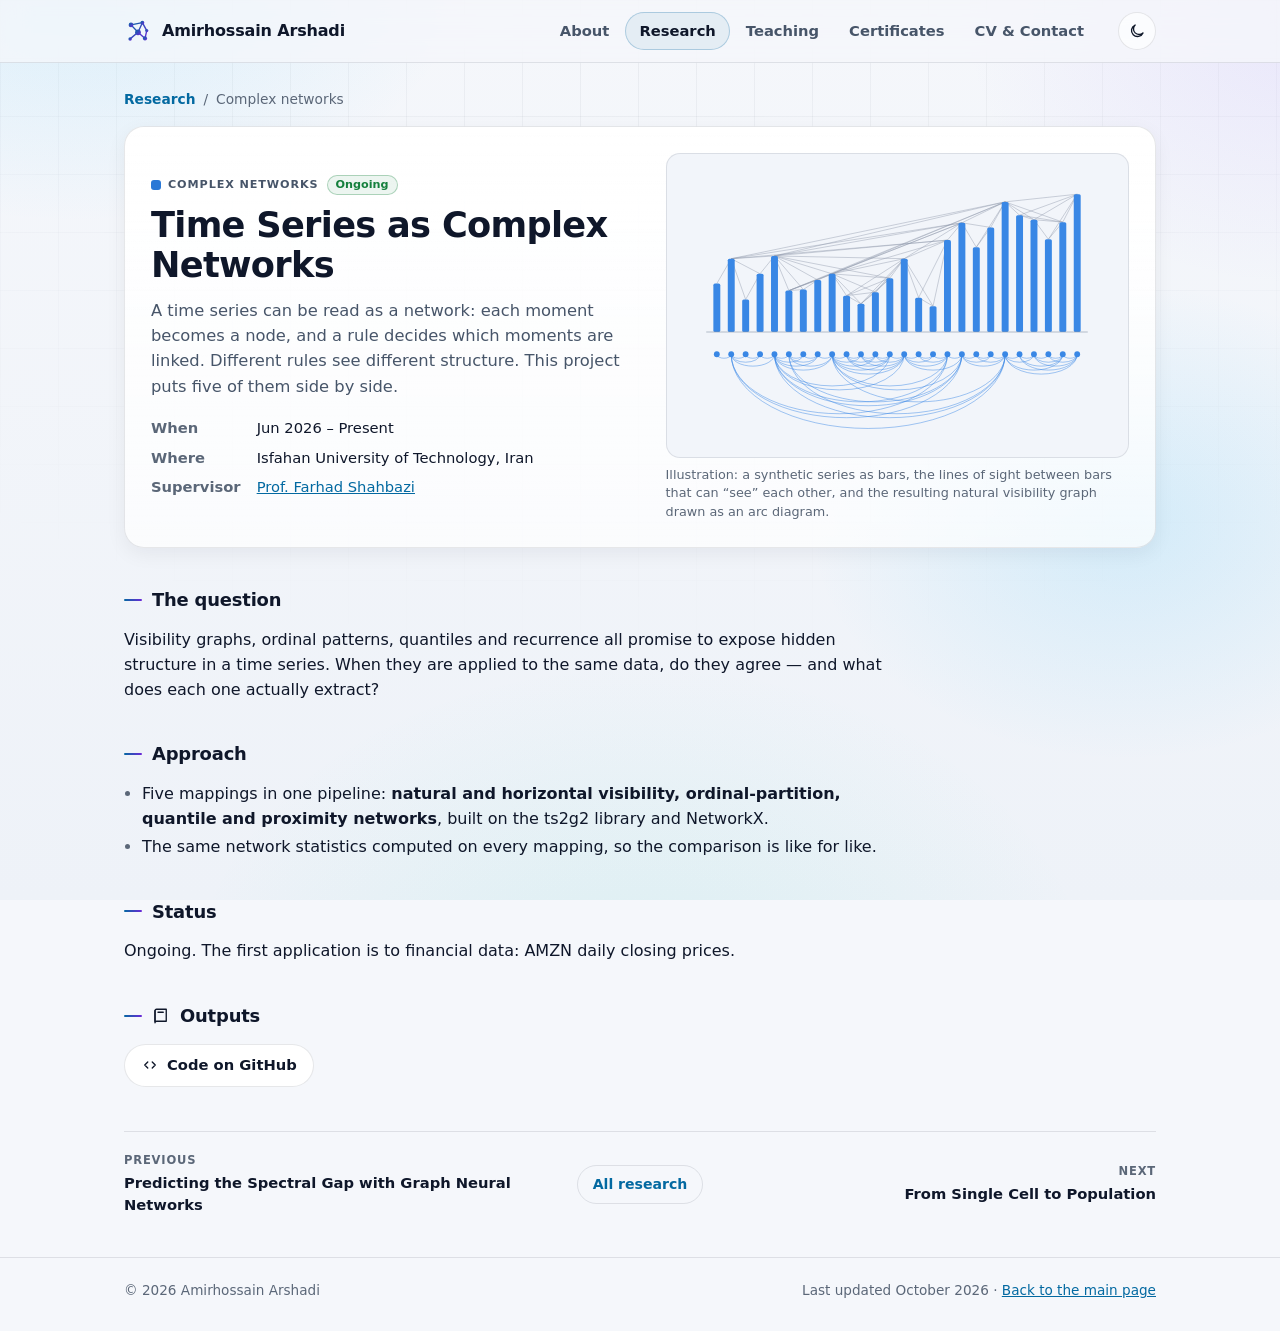
<file: projects/time-series-networks.html>
<!doctype html>
<html lang="en">
<head>
  <meta charset="utf-8">
  <meta name="viewport" content="width=device-width, initial-scale=1">
  <!-- ✏️ This page is generated with the others in projects/. Edit the text below directly. -->
  <title>Time Series as Complex Networks · Amirhossain Arshadi</title>
  <meta name="description" content="Five ways to turn a price series into a network — and what structure each one really recovers.">
  <meta name="author" content="Amirhossain Arshadi">
  <meta name="theme-color" content="#070b16">
  <link rel="canonical" href="https://amirhossainarshadikalameh.github.io/projects/time-series-networks.html">
  <link rel="icon" href="../favicon.svg" type="image/svg+xml">
  <meta property="og:type" content="article">
  <meta property="og:site_name" content="Amirhossain Arshadi">
  <meta property="og:title" content="Time Series as Complex Networks">
  <meta property="og:description" content="Five ways to turn a price series into a network — and what structure each one really recovers.">
  <meta property="og:url" content="https://amirhossainarshadikalameh.github.io/projects/time-series-networks.html">
  <meta property="og:image" content="https://amirhossainarshadikalameh.github.io/preview.png">
  <meta name="twitter:card" content="summary_large_image">
  <script>
    (function () {
      var d = document.documentElement, t = null;
      d.classList.add('js');
      try { t = localStorage.getItem('theme'); } catch (e) {}
      if (t !== 'light' && t !== 'dark') {
        t = (window.matchMedia && window.matchMedia('(prefers-color-scheme: light)').matches) ? 'light' : 'dark';
      }
      d.setAttribute('data-theme', t);
    })();
  </script>
  <link rel="stylesheet" href="../site.css">
</head>

<body class="proj-page" style="--area: var(--cat-net)">
  <a class="skip" href="#main">Skip to content</a>
  <svg class="sprite" aria-hidden="true" focusable="false">
    <symbol id="i-mail" viewBox="0 0 24 24"><rect x="3" y="5" width="18" height="14" rx="2"/><path d="m4 7 8 6 8-6"/></symbol>
    <symbol id="i-phone" viewBox="0 0 24 24"><path d="M5 4h4l2 5-2.5 1.5a11 11 0 0 0 5 5L15 13l5 2v4a2 2 0 0 1-2 2A16 16 0 0 1 3 6a2 2 0 0 1 2-2"/></symbol>
    <symbol id="i-download" viewBox="0 0 24 24"><path d="M12 4v11"/><path d="m7 10 5 5 5-5"/><path d="M5 20h14"/></symbol>
    <symbol id="i-code" viewBox="0 0 24 24"><path d="m9 8-4 4 4 4"/><path d="m15 8 4 4-4 4"/></symbol>
    <symbol id="i-work" viewBox="0 0 24 24"><rect x="3" y="7" width="18" height="13" rx="2"/><path d="M9 7V5.5A1.5 1.5 0 0 1 10.5 4h3A1.5 1.5 0 0 1 15 5.5V7"/><path d="M3 12.5h18"/></symbol>
    <symbol id="i-cap" viewBox="0 0 24 24"><path d="m2 9 10-5 10 5-10 5z"/><path d="M6 11v5c0 1.2 2.7 3 6 3s6-1.8 6-3v-5"/></symbol>
    <symbol id="i-id" viewBox="0 0 24 24"><rect x="3" y="5" width="18" height="14" rx="2"/><circle cx="9" cy="12" r="2.5"/><path d="M14 10h4M14 14h4"/></symbol>
    <symbol id="i-pin" viewBox="0 0 24 24"><path d="M12 21s-7-6.2-7-11a7 7 0 0 1 14 0c0 4.8-7 11-7 11z"/><circle cx="12" cy="10" r="2.5"/></symbol>
    <symbol id="i-ext" viewBox="0 0 24 24"><path d="M14 4h6v6"/><path d="M20 4 10 14"/><path d="M19 14v5a1 1 0 0 1-1 1H5a1 1 0 0 1-1-1V6a1 1 0 0 1 1-1h5"/></symbol>
    <symbol id="i-doc" viewBox="0 0 24 24"><path d="M7 3h7l5 5v13H7z"/><path d="M14 3v5h5"/><path d="M10 13h6M10 17h6"/></symbol>
    <symbol id="i-arrow" viewBox="0 0 24 24"><path d="M5 12h14"/><path d="m13 6 6 6-6 6"/></symbol>
    <symbol id="i-sun" viewBox="0 0 24 24"><circle cx="12" cy="12" r="4"/><path d="M12 2v2M12 20v2M4.9 4.9l1.4 1.4M17.7 17.7l1.4 1.4M2 12h2M20 12h2M4.9 19.1l1.4-1.4M17.7 6.3l1.4-1.4"/></symbol>
    <symbol id="i-moon" viewBox="0 0 24 24"><path d="M20 14.5A8 8 0 1 1 9.5 4a6.5 6.5 0 0 0 10.5 10.5z"/></symbol>
    <symbol id="i-net" viewBox="0 0 24 24"><circle cx="6" cy="6" r="2"/><circle cx="18" cy="7" r="2"/><circle cx="12" cy="17" r="2.2"/><circle cx="4.5" cy="16.5" r="1.5"/><path d="m8 6.2 8 .6M7 7.8l4 7.3M16.9 8.7 13 15.2M6 16.7l3.9.3"/></symbol>
    <symbol id="i-wave" viewBox="0 0 24 24"><path d="m3 15 3-6 3 9 3-12 3 10 3-5 3 4"/></symbol>
    <symbol id="i-cell" viewBox="0 0 24 24"><circle cx="12" cy="12" r="8.5"/><circle cx="10" cy="10.5" r="3"/><circle cx="16" cy="15.5" r="1"/><circle cx="8" cy="16.5" r=".8"/></symbol>
    <symbol id="i-nn" viewBox="0 0 24 24"><circle cx="5" cy="7" r="1.7"/><circle cx="5" cy="17" r="1.7"/><circle cx="12" cy="5" r="1.7"/><circle cx="12" cy="12" r="1.7"/><circle cx="12" cy="19" r="1.7"/><circle cx="19" cy="12" r="1.7"/><path d="m6.6 6.5 3.8-1M6.6 7.8l3.8 3.3M6.6 16.2l3.8-3.3M6.6 17.5l3.8 1M13.3 6.2l4.5 4.6M13.7 12h3.6M13.3 17.8l4.5-4.6"/></symbol>
    <symbol id="i-chart" viewBox="0 0 24 24"><path d="M4 20V4"/><path d="M4 20h16"/><path d="M8 16V11M12 16V7M16 16v-4"/></symbol>
    <symbol id="i-flask" viewBox="0 0 24 24"><path d="M9 3h6M10 3v6l-5 9a2 2 0 0 0 1.7 3h10.6a2 2 0 0 0 1.7-3l-5-9V3"/><path d="M7.5 14h9"/></symbol>
    <symbol id="i-book" viewBox="0 0 24 24"><path d="M4 5a2 2 0 0 1 2-2h13v16H6a2 2 0 0 0-2 2z"/><path d="M4 19V5"/><path d="M8 7h7"/></symbol>
    <symbol id="i-award" viewBox="0 0 24 24"><circle cx="12" cy="9" r="5"/><path d="m8.5 13.5-1.5 7 5-2.5 5 2.5-1.5-7"/></symbol>
    <symbol id="i-chalk" viewBox="0 0 24 24"><rect x="3" y="4" width="18" height="12" rx="1.5"/><path d="M8 20l2-4M16 20l-2-4M7 9h6M7 12h4"/></symbol>
    <symbol id="i-flag" viewBox="0 0 24 24"><path d="M5 21V4"/><path d="M5 4h11l-2 4 2 4H5"/></symbol>
    <symbol id="i-badge" viewBox="0 0 24 24"><circle cx="12" cy="10" r="6"/><path d="m9 10 2 2 4-4"/><path d="M8 15.5 7 21l5-2 5 2-1-5.5"/></symbol>
    <symbol id="i-tools" viewBox="0 0 24 24"><path d="M14.7 6.3a4 4 0 0 0-5.4 5.2L3 17.8V21h3.2l6.3-6.3a4 4 0 0 0 5.2-5.4l-2.5 2.5-2.3-.5-.5-2.3z"/></symbol>
    <symbol id="i-link" viewBox="0 0 24 24"><path d="M10 14a4 4 0 0 0 5.7 0l3-3a4 4 0 0 0-5.7-5.7l-1 1"/><path d="M14 10a4 4 0 0 0-5.7 0l-3 3a4 4 0 0 0 5.7 5.7l1-1"/></symbol>
    <symbol id="i-user" viewBox="0 0 24 24"><circle cx="12" cy="8" r="4"/><path d="M4 21a8 8 0 0 1 16 0"/></symbol>
    <symbol id="i-star" viewBox="0 0 24 24"><path d="m12 3 2.7 5.6 6.1.9-4.4 4.3 1 6.1L12 17l-5.4 2.9 1-6.1-4.4-4.3 6.1-.9z"/></symbol>
    <symbol id="i-image" viewBox="0 0 24 24"><rect x="3" y="5" width="18" height="14" rx="2"/><circle cx="9" cy="10" r="1.6"/><path d="m4 17 5-4 4 3 3-2 4 3"/></symbol>
  </svg>

  <header class="topbar">
    <div class="wrap topbar-inner">
      <a class="brand" href="../">
        <svg class="brand-mark" viewBox="0 0 32 32" aria-hidden="true">
          <defs>
            <linearGradient id="brand-grad" x1="0" y1="0" x2="1" y2="1">
              <stop offset="0" style="stop-color: var(--accent)"/>
              <stop offset="1" style="stop-color: var(--accent-2)"/>
            </linearGradient>
          </defs>
          <g stroke="url(#brand-grad)" stroke-width="1.6" stroke-linecap="round" fill="none">
            <path d="M8 9 21 6.5M8 9l8 8.5M21 6.5l-5 11M16 17.5l8 7M16 17.5 7 25M21 6.5l5 9M26 15.5 24 24.5"/>
          </g>
          <g fill="url(#brand-grad)">
            <circle cx="8" cy="9" r="2.7"/><circle cx="21" cy="6.5" r="2.2"/><circle cx="16" cy="17.5" r="3.3"/>
            <circle cx="24" cy="24.5" r="2.4"/><circle cx="7" cy="25" r="2"/><circle cx="26" cy="15.5" r="1.8"/>
          </g>
        </svg>
        <span>Amirhossain Arshadi</span>
      </a>
      <nav class="tabs" aria-label="Site sections">
        <a class="tab" href="../#about">About</a>
        <a class="tab active" href="../#research" aria-current="page">Research</a>
        <a class="tab" href="../#teaching">Teaching</a>
        <a class="tab" href="../#certificates">Certificates</a>
        <a class="tab" href="../#contact">CV &amp; Contact</a>
      </nav>
      <button class="theme-btn" id="themeBtn" type="button" aria-label="Switch colour theme">
        <svg class="ic i-sun" aria-hidden="true"><use href="#i-sun"/></svg>
        <svg class="ic i-moon" aria-hidden="true"><use href="#i-moon"/></svg>
      </button>
    </div>
  </header>

  <main id="main" class="wrap proj" tabindex="-1">
    <nav class="crumbs" aria-label="Breadcrumb"><a href="../#research">Research</a><span aria-hidden="true">/</span><span>Complex networks</span></nav>

    <article>
      <header class="card proj-head">
        <div class="proj-head-text">
          <p class="proj-kicker"><span class="pcard-area"><span class="swatch" style="--sw: var(--cat-net)"></span>Complex networks</span><span class="tag live">Ongoing</span></p>
          <h1>Time Series as Complex Networks</h1>
          <p class="proj-lede">A time series can be read as a network: each moment becomes a node, and a rule decides which moments are linked. Different rules see different structure. This project puts five of them side by side.</p>
          <dl class="proj-meta"><div><dt>When</dt><dd>Jun 2026 – Present</dd></div><div><dt>Where</dt><dd>Isfahan University of Technology, Iran</dd></div><div><dt>Supervisor</dt><dd><a href="https://scholar.google.com/citations?user=kP_VlfIAAAAJ" target="_blank" rel="noopener">Prof. Farhad Shahbazi</a></dd></div></dl>
        </div>
        <figure class="proj-fig">
          <img src="time-series-networks.svg" alt="Illustration: a synthetic series as bars, the lines of sight between bars that can “see” each other, and the resulting natural visibility graph drawn as an arc diagram." width="800" height="500">
          <figcaption>Illustration: a synthetic series as bars, the lines of sight between bars that can “see” each other, and the resulting natural visibility graph drawn as an arc diagram.</figcaption>
        </figure>
      </header>
      
      <section class="sec"><h2 class="sec-title">The question</h2><div class="prose"><p>Visibility graphs, ordinal patterns, quantiles and recurrence all promise to expose hidden structure in a time series. When they are applied to the same data, do they agree — and what does each one actually extract?</p></div></section><section class="sec"><h2 class="sec-title">Approach</h2><div class="prose"><ul class="points"><li>Five mappings in one pipeline: <b>natural and horizontal visibility, ordinal-partition, quantile and proximity networks</b>, built on the ts2g2 library and NetworkX.</li><li>The same network statistics computed on every mapping, so the comparison is like for like.</li></ul></div></section><section class="sec"><h2 class="sec-title">Status</h2><div class="prose"><p>Ongoing. The first application is to financial data: AMZN daily closing prices.</p></div></section>
      <section class="sec"><h2 class="sec-title"><svg class="ic" aria-hidden="true"><use href="#i-book"/></svg>Outputs</h2><p style="margin: 12px 0 0"><a class="btn" href="https://github.com/amirhossainarshadikalameh/visibility-network-on-financial-market-data" target="_blank" rel="noopener"><svg class="ic" aria-hidden="true"><use href="#i-code"/></svg>Code on GitHub</a></p></section>
    </article>

    <nav class="proj-pager" aria-label="More projects"><a class="pager-link prev" href="spectral-gap-gnn.html"><small>Previous</small><span>Predicting the Spectral Gap with Graph Neural Networks</span></a><a class="pager-all" href="../#research">All research</a><a class="pager-link next" href="single-cell-to-population.html"><small>Next</small><span>From Single Cell to Population</span></a></nav>
  </main>

  <footer class="footer">
    <div class="wrap">
      <span>© 2026 Amirhossain Arshadi</span>
      <span>Last updated October 2026 · <a href="../">Back to the main page</a></span>
    </div>
  </footer>

  <script src="project.js" defer></script>
</body>
</html>
</file>
<file: site.css>
/* ------------------------------------------------------------------
   Design tokens. The data colours (--cat-*, --meter-*) are checked for
   colour-vision deficiency against these surfaces — change them together.
   ------------------------------------------------------------------ */
:root {
  --bg: #070b16;
  --bg-2: #0a1020;
  --card: #0e1424;
  --text: #e8eefb;
  --muted: #a3adc2;
  --faint: #808a9e;
  --accent: #7dd3fc;
  --accent-2: #a78bfa;
  --on-accent: #051018;
  --line: rgba(255, 255, 255, .11);
  --line-strong: rgba(255, 255, 255, .2);
  --panel: rgba(255, 255, 255, .035);
  --panel-2: rgba(255, 255, 255, .065);
  --pill: rgba(125, 211, 252, .09);
  --pill-line: rgba(125, 211, 252, .28);
  --nav-bg: rgba(7, 11, 22, .72);
  --glow-1: rgba(56, 189, 248, .14);
  --glow-2: rgba(139, 92, 246, .15);
  --glow-3: rgba(45, 212, 191, .07);
  --shadow: 0 24px 70px rgba(0, 0, 0, .45);
  --shadow-sm: 0 8px 28px rgba(0, 0, 0, .22);
  --grid: #1f2738;
  --grid-line: rgba(255, 255, 255, .030);
  --fig-well: #0a0f1d;
  --sheen: rgba(255, 255, 255, .055);
  --cat-net: #3987e5;
  --cat-bio: #d95926;
  --cat-oth: #199e70;
  --meter-fill: #3987e5;
  --meter-track: #184f95;
  --ok: #6ee7a8;
  --ok-bg: rgba(110, 231, 168, .10);
  --ok-line: rgba(110, 231, 168, .32);
  --r: 20px;
  --max: 1080px;
  color-scheme: dark;
}
:root[data-theme="light"] {
  --bg: #f5f7fb;
  --bg-2: #eef2f8;
  --card: #ffffff;
  --text: #0f172a;
  --muted: #475569;
  --faint: #5b6778;
  --accent: #0369a1;
  --accent-2: #6d28d9;
  --on-accent: #ffffff;
  --line: rgba(15, 23, 42, .10);
  --line-strong: rgba(15, 23, 42, .18);
  --panel: rgba(255, 255, 255, .70);
  --panel-2: rgba(255, 255, 255, .95);
  --pill: rgba(3, 105, 161, .07);
  --pill-line: rgba(3, 105, 161, .25);
  --nav-bg: rgba(245, 247, 251, .80);
  --glow-1: rgba(56, 189, 248, .16);
  --glow-2: rgba(167, 139, 250, .15);
  --glow-3: rgba(45, 212, 191, .10);
  --shadow: 0 20px 50px rgba(15, 23, 42, .10);
  --shadow-sm: 0 6px 20px rgba(15, 23, 42, .06);
  --grid: #e6e9ef;
  --grid-line: rgba(15, 23, 42, .050);
  --fig-well: #f2f5fa;
  --sheen: rgba(255, 255, 255, .80);
  --cat-net: #2a78d6;
  --cat-bio: #eb6834;
  --cat-oth: #1baf7a;
  --meter-fill: #2a78d6;
  --meter-track: #cde2fb;
  --ok: #15803d;
  --ok-bg: rgba(21, 128, 61, .08);
  --ok-line: rgba(21, 128, 61, .30);
  color-scheme: light;
}

/* ---------------- Base ---------------- */
*, *::before, *::after { box-sizing: border-box; }
html { scroll-behavior: smooth; -webkit-text-size-adjust: 100%; text-size-adjust: 100%; }
body {
  margin: 0;
  min-height: 100vh;
  display: flex;
  flex-direction: column;
  font-family: ui-sans-serif, system-ui, -apple-system, "Segoe UI", Roboto, "Helvetica Neue", Arial, "Noto Sans", sans-serif;
  font-size: 16px;
  line-height: 1.55;
  color: var(--text);
  background: var(--bg);
  -webkit-font-smoothing: antialiased;
  overflow-x: clip;
}
body::before {
  content: "";
  position: fixed;
  inset: 0;
  z-index: -1;
  pointer-events: none;
  background:
    radial-gradient(52vmax 36vmax at 6% -6%, var(--glow-1), transparent 60%),
    radial-gradient(46vmax 36vmax at 102% 2%, var(--glow-2), transparent 58%),
    radial-gradient(40vmax 30vmax at 88% 58%, var(--glow-1), transparent 62%),
    radial-gradient(60vmax 45vmax at 50% 112%, var(--glow-3), transparent 60%),
    linear-gradient(180deg, var(--bg), var(--bg-2));
}
/* fine measurement grid, fading out below the fold */
body::after {
  content: "";
  position: fixed;
  inset: 0;
  z-index: -1;
  pointer-events: none;
  background-image:
    linear-gradient(var(--grid-line) 1px, transparent 1px),
    linear-gradient(90deg, var(--grid-line) 1px, transparent 1px);
  background-size: 58px 58px;
  -webkit-mask-image: radial-gradient(125vmax 85vmax at 50% -12%, #000 10%, transparent 72%);
          mask-image: radial-gradient(125vmax 85vmax at 50% -12%, #000 10%, transparent 72%);
}
a { color: var(--accent); }
img { max-width: 100%; }
h1, h2, h3 { color: var(--text); }
b, strong { font-weight: 650; }
sub, sup { font-size: .72em; line-height: 0; }
:focus-visible { outline: 2px solid var(--accent); outline-offset: 3px; border-radius: 6px; }
.ic { width: 18px; height: 18px; flex-shrink: 0; fill: none; stroke: currentColor; stroke-width: 1.8; stroke-linecap: round; stroke-linejoin: round; }
.sprite { position: absolute; width: 0; height: 0; overflow: hidden; }
.skip { position: absolute; left: 12px; top: -64px; z-index: 100; padding: 8px 14px; border-radius: 10px; background: var(--accent); color: var(--on-accent); font-weight: 650; text-decoration: none; }
.skip:focus { top: 12px; }
.wrap { width: 100%; max-width: var(--max); margin: 0 auto; padding-left: 24px; padding-right: 24px; }
@media (max-width: 600px) { .wrap { padding-left: 16px; padding-right: 16px; } }

/* ---------------- Top bar ---------------- */
.topbar {
  position: sticky; top: 0; z-index: 50;
  background: var(--nav-bg);
  -webkit-backdrop-filter: saturate(160%) blur(14px);
  backdrop-filter: saturate(160%) blur(14px);
  border-bottom: 1px solid var(--line);
}
.topbar-inner { display: flex; align-items: center; gap: 10px 20px; min-height: 62px; padding-top: 8px; padding-bottom: 8px; }
.brand { display: inline-flex; align-items: center; gap: 10px; flex-shrink: 0; color: var(--text); text-decoration: none; font-weight: 700; letter-spacing: -.01em; white-space: nowrap; }
.brand-mark { width: 28px; height: 28px; }
.tabs { position: relative; display: flex; gap: 2px; min-width: 0; margin-left: auto; overflow-x: auto; scrollbar-width: none; -ms-overflow-style: none; }
.tabs::-webkit-scrollbar { display: none; }
.tabs.more { -webkit-mask-image: linear-gradient(90deg, #000 85%, transparent); mask-image: linear-gradient(90deg, #000 85%, transparent); }
.tab { padding: 7px 13px; border-radius: 999px; border: 1px solid transparent; color: var(--muted); text-decoration: none; font-size: .92rem; font-weight: 550; white-space: nowrap; transition: color .2s, background-color .2s, border-color .2s; }
.tab:hover { color: var(--text); background: var(--panel-2); }
.tab.active { color: var(--text); background: var(--pill); border-color: var(--pill-line); }
.theme-btn { display: grid; place-items: center; flex-shrink: 0; width: 38px; height: 38px; border-radius: 999px; border: 1px solid var(--line); background: var(--panel); color: var(--text); cursor: pointer; }
.theme-btn:hover { background: var(--panel-2); border-color: var(--pill-line); }
.theme-btn .i-moon { display: none; }
:root[data-theme="light"] .theme-btn .i-sun { display: none; }
:root[data-theme="light"] .theme-btn .i-moon { display: block; }
@media (max-width: 1000px) {
  .topbar-inner { flex-wrap: wrap; }
  .brand { margin-right: auto; }
  .tabs { order: 3; flex-basis: 100%; margin-left: 0; padding-bottom: 2px; }
}

/* ---------------- Panels ---------------- */
main { display: block; flex: 1 0 auto; padding-top: 28px; padding-bottom: 56px; outline: none; }
[id] { scroll-margin-top: var(--sticky, 96px); }
.panel + .panel { margin-top: 64px; }
.js .panel { display: none; margin-top: 0; }
.js .panel.active { display: block; animation: fade-up .45s ease both; }
@keyframes fade-up { from { opacity: 0; transform: translateY(8px); } to { opacity: 1; transform: none; } }
.panel-title { margin: 0 0 6px; font-size: clamp(1.55rem, 1.2rem + 1.2vw, 2.05rem); line-height: 1.2; letter-spacing: -.02em; }
.panel-lead { margin: 0 0 26px; max-width: 70ch; color: var(--muted); }
.sec { margin-top: 38px; }
.sec:first-child { margin-top: 0; }
.sec-title { display: flex; align-items: center; gap: 10px; margin: 0 0 14px; font-size: 1.12rem; letter-spacing: -.01em; }
.sec-title::before { content: ""; width: 18px; height: 2px; border-radius: 2px; background: linear-gradient(90deg, var(--accent), var(--accent-2)); flex-shrink: 0; }
.sub-title { display: flex; align-items: center; gap: 8px; margin: 20px 0 10px; font-size: .78rem; font-weight: 650; letter-spacing: .06em; text-transform: uppercase; color: var(--muted); }
.sub-title:first-child { margin-top: 0; }
.swatch { width: 10px; height: 10px; border-radius: 3px; flex-shrink: 0; background: var(--sw, var(--muted)); }
.flash { animation: flash 1.6s ease; }
@keyframes flash { 0% { box-shadow: 0 0 0 0 var(--pill-line); } 25% { box-shadow: 0 0 0 6px var(--pill-line); } 100% { box-shadow: 0 0 0 0 transparent; } }

/* ---------------- Cards & grids ---------------- */
.card { position: relative; padding: 20px; background: linear-gradient(180deg, var(--sheen), transparent 44%), linear-gradient(180deg, var(--panel-2), var(--panel)); border: 1px solid var(--line); border-radius: var(--r); box-shadow: var(--shadow-sm); }
.grid { display: grid; gap: 14px; }
.g2 { grid-template-columns: repeat(2, minmax(0, 1fr)); }
.g3 { grid-template-columns: repeat(3, minmax(0, 1fr)); }
.g4 { grid-template-columns: repeat(4, minmax(0, 1fr)); }
.auto { grid-template-columns: repeat(auto-fit, minmax(230px, 1fr)); }
@media (max-width: 860px) { .g4 { grid-template-columns: repeat(2, minmax(0, 1fr)); } .g3 { grid-template-columns: minmax(0, 1fr); } }
@media (max-width: 820px) { .g2 { grid-template-columns: minmax(0, 1fr); } }

/* ---------------- Hero ---------------- */
.hero { overflow: hidden; padding: 30px; box-shadow: var(--shadow); }
.hero-net { position: absolute; inset: 0; width: 100%; height: 100%; pointer-events: none; opacity: .75; -webkit-mask-image: linear-gradient(100deg, transparent 28%, #000 88%); mask-image: linear-gradient(100deg, transparent 28%, #000 88%); }
.hero > :not(.hero-net) { position: relative; }
.hero-body { display: flex; align-items: center; gap: 26px; }
.avatar { position: relative; flex-shrink: 0; width: 136px; height: 136px; border-radius: 26px; background: linear-gradient(135deg, var(--accent), var(--accent-2)); }
.avatar img, .avatar-fallback { position: absolute; inset: 3px; width: calc(100% - 6px); height: calc(100% - 6px); border-radius: 23px; object-fit: cover; }
.avatar img { z-index: 1; background: var(--bg-2); }
.avatar-fallback { display: grid; place-items: center; background: var(--bg-2); color: var(--text); font-size: 2.5rem; font-weight: 700; letter-spacing: -.03em; }
.eyebrow { margin: 0 0 6px; color: var(--accent); font-size: .78rem; font-weight: 700; letter-spacing: .09em; text-transform: uppercase; }
h1 { margin: 0; font-size: clamp(2rem, 1.45rem + 2.1vw, 2.8rem); line-height: 1.08; letter-spacing: -.03em; }
.role { margin: 10px 0 0; color: var(--muted); }
.role .ic { width: 16px; height: 16px; vertical-align: -3px; margin-right: 4px; }
.chips { display: flex; flex-wrap: wrap; gap: 8px; margin: 16px 0 0; padding: 0; list-style: none; }
.chips li { padding: 4px 11px; border-radius: 999px; font-size: .8rem; font-weight: 560; background: var(--pill); border: 1px solid var(--pill-line); color: var(--text); }
.bio { margin: 24px 0 0; max-width: 82ch; }
.bio p { margin: 0 0 10px; }
.bio p:last-child { margin-bottom: 0; }
.actions { display: flex; flex-wrap: wrap; gap: 10px; margin-top: 20px; }
.btn { display: inline-flex; align-items: center; gap: 8px; padding: 9px 16px; border-radius: 999px; border: 1px solid var(--line); background: var(--panel-2); color: var(--text); font-size: .92rem; font-weight: 600; text-decoration: none; cursor: pointer; transition: transform .15s, background-color .2s, border-color .2s; }
.btn:hover { transform: translateY(-1px); border-color: var(--pill-line); background: var(--pill); }
.btn.primary { color: var(--on-accent); border-color: transparent; background: linear-gradient(135deg, var(--accent), var(--accent-2)); }
@media (max-width: 640px) {
  .hero { padding: 22px; }
  .hero-body { flex-direction: column; align-items: flex-start; gap: 16px; }
  .avatar { width: 100px; height: 100px; border-radius: 22px; }
  .avatar img, .avatar-fallback { border-radius: 19px; }
  .avatar-fallback { font-size: 1.9rem; }
  .hero-net { opacity: .5; -webkit-mask-image: linear-gradient(180deg, #000, transparent 70%); mask-image: linear-gradient(180deg, #000, transparent 70%); }
}

/* ---------------- Stat tiles ---------------- */
.stats { display: grid; grid-template-columns: repeat(4, minmax(0, 1fr)); gap: 12px; margin-top: 14px; }
.stat { padding: 16px 18px; border-radius: 16px; border-top: 3px solid var(--meter-fill); }
.stat-value { display: block; font-size: 1.45rem; font-weight: 700; line-height: 1.2; letter-spacing: -.02em; color: var(--text); }
.stat-value small { font-size: .58em; font-weight: 600; color: var(--muted); }
.stat-label { display: block; margin-top: 4px; color: var(--muted); font-size: .85rem; line-height: 1.45; }
@media (max-width: 860px) { .stats { grid-template-columns: repeat(2, minmax(0, 1fr)); } }

/* ---------------- Entries ---------------- */
.entry { position: relative; padding: 0 0 0 16px; margin: 0 0 16px; }
.entry:last-child { margin-bottom: 0; }
.entry::before { content: ""; position: absolute; left: 0; top: 5px; bottom: 4px; width: 3px; border-radius: 3px; background: var(--cat, var(--line-strong)); }
.entry[data-cat="net"] { --cat: var(--cat-net); }
.entry[data-cat="bio"] { --cat: var(--cat-bio); }
.entry[data-cat="oth"] { --cat: var(--cat-oth); }
.entry-top { display: flex; flex-wrap: wrap; align-items: baseline; justify-content: space-between; gap: 2px 16px; }
.entry h3 { margin: 0; font-size: 1.02rem; font-weight: 650; line-height: 1.4; }
.entry h3 .ref { font-size: .82em; }
.when { color: var(--muted); font-size: .86rem; font-weight: 550; white-space: nowrap; font-variant-numeric: tabular-nums; }
.org { margin: 2px 0 0; color: var(--muted); font-size: .92rem; }
.org i { color: var(--text); }
.points { margin: 7px 0 0; padding-left: 18px; }
.points li { margin: 3px 0; }
.points li::marker { color: var(--faint); }
.outcome { margin: 7px 0 0; font-size: .88rem; color: var(--muted); }
.k { display: inline-block; margin-right: 6px; padding: 0 8px; border-radius: 999px; font-size: .72rem; font-weight: 650; color: var(--accent); background: var(--pill); border: 1px solid var(--pill-line); }
.tag { display: inline-block; margin-left: 6px; padding: 0 8px; border-radius: 999px; font-size: .7rem; font-weight: 650; vertical-align: 2px; color: var(--muted); border: 1px solid var(--line-strong); }
.tag.live { color: var(--ok); background: var(--ok-bg); border-color: var(--ok-line); }
.ref { color: var(--accent); font-weight: 600; text-decoration: none; font-variant-numeric: tabular-nums; }
.ref:hover { text-decoration: underline; }
.links { display: flex; flex-wrap: wrap; gap: 6px 16px; margin-top: 10px; }
.link { display: inline-flex; align-items: center; gap: 6px; color: var(--accent); font-size: .88rem; font-weight: 650; text-decoration: none; }
.link .ic { width: 15px; height: 15px; }
.link:hover { text-decoration: underline; text-underline-offset: 3px; }
.tags { display: flex; flex-wrap: wrap; gap: 6px; margin: 12px 0 0; padding: 0; list-style: none; }
.tags li { padding: 2px 9px; border-radius: 999px; border: 1px solid var(--line); color: var(--muted); font-size: .75rem; }

/* ---------------- Interests ---------------- */
.ic-box { display: grid; place-items: center; flex-shrink: 0; width: 38px; height: 38px; border-radius: 12px; background: var(--pill); border: 1px solid var(--pill-line); color: var(--accent); }
.ic-box .ic { width: 20px; height: 20px; }

/* ---------------- Research highlights ---------------- */
.hl { display: flex; flex-direction: column; gap: 9px; padding: 18px; }
.hl-cat { display: inline-flex; align-items: center; gap: 6px; font-size: .7rem; font-weight: 650; letter-spacing: .06em; text-transform: uppercase; color: var(--muted); }
.hl h3 { margin: 0; font-size: 1.05rem; line-height: 1.3; font-weight: 680; }
.hl p { margin: 0; font-size: .92rem; line-height: 1.5; color: var(--text); }
.hl .viz { margin-top: auto; padding-top: 6px; }
.hl .status { font-size: .8rem; color: var(--muted); }
.hl .status b { color: var(--text); font-weight: 600; }
.verdict { display: grid; gap: 6px; margin: 0; padding: 0; list-style: none; font-size: .84rem; }
.verdict li { display: grid; grid-template-columns: 60px minmax(0, 1fr); align-items: center; gap: 8px; }
.vbadge { display: inline-flex; justify-content: center; padding: 1px 0; border-radius: 999px; font-size: .72rem; font-weight: 700; }
.vbadge.same { color: var(--muted); border: 1px solid var(--line-strong); }
.vbadge.diff { color: #ffffff; background: var(--meter-fill); border: 1px solid var(--meter-fill); }
.dots { display: flex; gap: 5px; align-items: center; }
.dot { width: 12px; height: 12px; border-radius: 50%; background: var(--meter-track); }
.dot.on { background: var(--meter-fill); }
.viz-label { display: flex; justify-content: space-between; gap: 8px; margin-top: 6px; font-size: .8rem; color: var(--muted); }
.viz-label b { color: var(--text); font-weight: 700; font-size: .95rem; }
.meter { height: 8px; border-radius: 999px; background: var(--meter-track); overflow: hidden; }
.meter > span { display: block; height: 100%; border-radius: 999px; background: var(--meter-fill); }
.setup { display: flex; flex-wrap: wrap; gap: 6px; margin: 0 0 10px; padding: 0; list-style: none; font-size: .78rem; color: var(--muted); }
.setup li { padding: 2px 9px; border-radius: 7px; background: var(--pill); border: 1px solid var(--line); }
.setup b { color: var(--text); font-weight: 700; }
.pathway { display: block; width: 100%; max-width: 340px; height: auto; margin: 0 auto; }
.pw-node { fill: var(--card); stroke: var(--cat-bio); stroke-width: 1.4; }
.pw-name { fill: var(--text); font-size: 11px; font-weight: 600; }
.pw-arrow { stroke: var(--muted); stroke-width: 1.3; fill: none; }
.pw-head { fill: var(--muted); }
.pw-enz { fill: var(--muted); font-size: 9.5px; font-weight: 600; }
.pw-note { fill: var(--faint); font-size: 9px; }

/* ---------------- Timeline chart ---------------- */
.tl-card { padding: 18px; }
.tl-head { display: flex; flex-wrap: wrap; justify-content: space-between; align-items: baseline; gap: 4px 16px; }
.tl-head p { margin: 0; font-size: .84rem; color: var(--muted); }
.legend { display: flex; flex-wrap: wrap; gap: 4px 14px; margin: 0; padding: 0; list-style: none; font-size: .8rem; color: var(--muted); }
.legend li { display: inline-flex; align-items: center; gap: 6px; }
.legend .sw-bar { width: 16px; height: 8px; border-radius: 3px; }
.legend .sw-dot { width: 10px; height: 10px; border-radius: 50%; border: 2px solid var(--card); box-shadow: 0 0 0 1px var(--muted); background: var(--muted); }
.tl-wrap { position: relative; margin-top: 10px; }
#tl-chart svg { display: block; width: 100%; height: auto; overflow: visible; }
.tl-grid { stroke: var(--grid); stroke-width: 1; shape-rendering: crispEdges; }
.tl-now { stroke: var(--muted); stroke-width: 1; shape-rendering: crispEdges; }
.tl-axis { fill: var(--muted); font-size: 10.5px; font-variant-numeric: tabular-nums; }
.tl-label { fill: var(--text); font-size: 11.5px; }
.tl-label.group { fill: var(--muted); font-weight: 600; }
#tl-chart[data-mode="stacked"] .tl-label { font-size: 12.5px; }
#tl-chart[data-mode="stacked"] .tl-axis { font-size: 11.5px; }
.tl-bar { transition: opacity .15s; }
.tl-hit { fill: transparent; }
.tl-item:hover .tl-bar, .tl-item:focus .tl-bar { opacity: .82; }
.tl-item:focus { outline: none; }
.tl-item:focus-visible .tl-focus { stroke: var(--accent); stroke-width: 1.5; }
.tl-focus { fill: none; stroke: transparent; }
.fill-net { fill: var(--cat-net); } .fill-bio { fill: var(--cat-bio); } .fill-oth { fill: var(--cat-oth); }
.tl-marker { stroke: var(--card); stroke-width: 2; }
.tl-tip { position: absolute; z-index: 5; pointer-events: none; min-width: 180px; max-width: 290px; padding: 9px 11px; border-radius: 10px; border: 1px solid var(--line-strong); background: var(--card); box-shadow: var(--shadow-sm); font-size: .82rem; line-height: 1.4; opacity: 0; transform: translateY(4px); transition: opacity .12s, transform .12s; }
.tl-tip.show { opacity: 1; transform: none; }
.tl-tip .v { display: block; font-weight: 700; color: var(--text); font-variant-numeric: tabular-nums; }
.tl-tip .n { display: flex; align-items: center; gap: 6px; color: var(--muted); }
.tl-tip .n::before { content: ""; width: 12px; height: 3px; border-radius: 2px; background: var(--key, var(--muted)); flex-shrink: 0; }
.tl-tip .d { display: block; color: var(--faint); }
.tl-details { margin-top: 8px; font-size: .82rem; }
.tl-details summary { cursor: pointer; color: var(--accent); font-weight: 600; width: max-content; }
.tl-scroll { overflow-x: auto; }
.tl-table { width: 100%; margin-top: 8px; border-collapse: collapse; font-size: .82rem; }
.tl-table caption { text-align: left; color: var(--muted); padding-bottom: 4px; }
.tl-table th, .tl-table td { padding: 5px 8px; border-bottom: 1px solid var(--line); text-align: left; vertical-align: top; }
.tl-table thead th { color: var(--muted); font-weight: 650; }
.tl-table tbody th { font-weight: 550; }
.tl-table td { font-variant-numeric: tabular-nums; white-space: nowrap; }

/* ---------------- Publications ---------------- */
.pubs { margin: 0; padding: 0; list-style: none; display: grid; gap: 12px; }
.pub { padding: 16px 18px; }
.pub-title { margin: 8px 0 0; font-weight: 650; font-size: 1rem; line-height: 1.45; }
.pub-title a { color: var(--text); text-decoration: underline; text-decoration-color: var(--pill-line); text-underline-offset: 4px; }
.pub-title a:hover { text-decoration-color: var(--accent); }
.pub-authors { margin: 4px 0 0; color: var(--muted); font-size: .92rem; }
.pub-authors b { color: var(--text); font-weight: 650; }
.pub-venue { margin: 2px 0 0; color: var(--faint); font-size: .88rem; font-style: italic; }
.badge { display: inline-flex; align-items: center; gap: 7px; padding: 3px 10px; border-radius: 999px; white-space: nowrap; border: 1px solid var(--line-strong); background: var(--panel); color: var(--muted); font-size: .72rem; font-weight: 650; letter-spacing: .02em; text-transform: uppercase; }
.badge.accent { color: var(--accent); background: var(--pill); border-color: var(--pill-line); }

/* ---------------- Compact rows ---------------- */
.rows { margin: 0; padding: 0; list-style: none; display: grid; gap: 10px; }
.row { display: grid; grid-template-columns: 86px minmax(0, 1fr); gap: 0 12px; }
.row .yr { color: var(--muted); font-size: .85rem; font-weight: 600; font-variant-numeric: tabular-nums; padding-top: 1px; }
.row .t { font-weight: 600; }
.row .o { color: var(--muted); font-size: .9rem; }
.row .o::before { content: "· "; color: var(--faint); }
@media (max-width: 560px) { .row { grid-template-columns: minmax(0, 1fr); } .row .yr { font-size: .8rem; } }

/* ---------------- Skills ---------------- */
.skill-group h3 { margin: 0 0 6px; font-size: .78rem; font-weight: 650; letter-spacing: .05em; text-transform: uppercase; color: var(--muted); }
.skill-group p { margin: 0; font-size: .95rem; }
.levels { margin: 0; padding: 0; list-style: none; display: grid; gap: 6px; max-width: 420px; }
.levels li { display: grid; grid-template-columns: minmax(0, 1fr) auto 92px; align-items: center; gap: 10px; font-size: .95rem; }
.levels .pips { display: flex; gap: 4px; }
.levels .pip { width: 10px; height: 10px; border-radius: 50%; background: var(--meter-track); }
.levels .pip.on { background: var(--meter-fill); }
.levels .lv { color: var(--muted); font-size: .8rem; }

/* ---------------- Gallery ---------------- */
.gallery { display: grid; grid-template-columns: repeat(auto-fill, minmax(180px, 1fr)); gap: 12px; }
.shot { margin: 0; overflow: hidden; border-radius: 16px; border: 1px solid var(--line); background: var(--panel-2); }
.shot a { display: block; overflow: hidden; cursor: zoom-in; }
.shot img { display: block; width: 100%; aspect-ratio: 4 / 3; object-fit: cover; transition: transform .35s ease; }
.shot a:hover img { transform: scale(1.04); }
.shot figcaption { padding: 8px 12px; color: var(--muted); font-size: .83rem; }
.lightbox { width: min(94vw, 1100px); max-width: none; max-height: 94vh; padding: 0; overflow: hidden; border: 1px solid var(--line); border-radius: 18px; background: var(--card); color: var(--text); }
.lightbox::backdrop { background: rgba(3, 6, 14, .82); }
.lightbox img { display: block; width: 100%; max-height: calc(94vh - 64px); object-fit: contain; background: #000; }
.lb-bar { display: flex; align-items: center; gap: 10px; padding: 10px 12px; }
.lb-cap { flex: 1; margin: 0; color: var(--muted); font-size: .9rem; }

/* ---------------- Contact ---------------- */
.contact-list { list-style: none; margin: 0; padding: 0; display: grid; gap: 14px; }
.contact-list li { display: flex; align-items: center; gap: 12px; min-width: 0; }
.contact-list small { display: block; color: var(--faint); font-size: .72rem; font-weight: 650; letter-spacing: .07em; text-transform: uppercase; }
.contact-list a, .contact-list span { color: var(--text); text-decoration: none; overflow-wrap: anywhere; }
.contact-list a:hover { color: var(--accent); }
.box-title { margin: 0 0 8px; font-size: 1.05rem; }
.box > p { margin: 0; color: var(--muted); }
.box > .note { margin-top: 14px; font-size: .9rem; }
.referee h3 { margin: 0; font-size: 1rem; font-weight: 650; }
.referee p { margin: 3px 0 0; font-size: .88rem; color: var(--muted); }
.referee a { font-size: .88rem; overflow-wrap: anywhere; }
.referee .rel { display: block; margin-top: 6px; padding-top: 6px; border-top: 1px solid var(--line); font-size: .78rem; color: var(--muted); }

/* ---------------- Footer ---------------- */
.footer { border-top: 1px solid var(--line); padding: 22px 0 30px; color: var(--faint); font-size: .85rem; }
.footer .wrap { display: flex; flex-wrap: wrap; justify-content: space-between; gap: 6px 20px; }

@media (prefers-reduced-motion: reduce) {
  html { scroll-behavior: auto; }
  *, *::before, *::after { animation-duration: .01ms !important; animation-iteration-count: 1 !important; transition-duration: .01ms !important; }
}

@media print {
  :root, :root[data-theme] {
    --bg: #fff; --bg-2: #fff; --card: #fff; --text: #0f172a; --muted: #475569; --faint: #5b6778; --line: #e3e8ef; --line-strong: #cfd6e0;
    --panel: #fff; --panel-2: #fff; --pill: #fff; --pill-line: #999; --accent: #0369a1; --accent-2: #6d28d9; --grid: #e6e9ef;
    --cat-net: #2a78d6; --cat-bio: #eb6834; --cat-oth: #1baf7a; --meter-fill: #2a78d6; --meter-track: #cde2fb; --shadow: none; --shadow-sm: none;
  }
  body::before, body::after, .topbar, .hero-net, .actions, .skip, .tl-details, .tl-tip, #gallery, .lightbox { display: none !important; }
  .js .panel { display: block !important; animation: none !important; margin-top: 24px; }
  .card { break-inside: avoid; }
}


/* ------------------------------------------------------------------
   Depth, motion and the pieces added in the October 2026 pass.
   ------------------------------------------------------------------ */

.card.entry, .card.hl, .card.stat, .card.referee {
  transition: transform .18s ease, box-shadow .18s ease, border-color .18s ease;
}
.card.entry:hover, .card.hl:hover, .card.stat:hover, .card.referee:hover {
  transform: translateY(-2px);
  box-shadow: var(--shadow);
  border-color: var(--line-strong);
}

/* portrait: a touch more presence */
.avatar { box-shadow: 0 14px 34px rgba(0, 0, 0, .32); }
:root[data-theme="light"] .avatar { box-shadow: 0 14px 34px rgba(15, 23, 42, .18); }

/* "open to positions" band */
.seeking {
  display: flex;
  align-items: center;
  flex-wrap: wrap;
  gap: 10px 16px;
  margin: 22px 0 0;
  padding: 13px 16px;
  border: 1px solid var(--ok-line);
  border-radius: 15px;
  background: var(--ok-bg);
  color: var(--text);
}
.seeking > span:not(.seeking-dot) { flex: 1 1 340px; }
.seeking-dot {
  flex: 0 0 auto;
  width: 9px; height: 9px;
  border-radius: 50%;
  background: var(--ok);
  box-shadow: 0 0 0 4px var(--ok-bg);
}
.seeking-cta {
  display: inline-flex;
  align-items: center;
  gap: 6px;
  color: var(--accent);
  font-weight: 650;
  text-decoration: none;
  white-space: nowrap;
}
.seeking-cta .ic { width: 15px; height: 15px; }
.seeking-cta:hover { text-decoration: underline; }

/* link to a scanned certificate */
.scan {
  display: inline-flex;
  align-items: center;
  gap: 5px;
  margin-left: 2px;
  padding: 2px 10px 2px 8px;
  border: 1px solid var(--pill-line);
  border-radius: 999px;
  background: var(--pill);
  color: var(--accent);
  font-size: .76rem;
  font-weight: 620;
  text-decoration: none;
  white-space: nowrap;
}
.scan .ic { width: 13px; height: 13px; }
.scan:hover { background: var(--panel-2); border-color: var(--line-strong); }

@media (prefers-reduced-motion: reduce) {
  .card.entry, .card.hl, .card.stat, .card.referee { transition: none; }
  .card.entry:hover, .card.hl:hover, .card.stat:hover, .card.referee:hover { transform: none; }
}

@media print {
  .seeking-cta { display: none !important; }
  .seeking { border: 1px solid #cfd6e0; background: #fff; }
  .scan { border-color: #cfd6e0; background: #fff; color: #0369a1; }
}


/* ------------------------------------------------------------------
   Research cards (main page) and project pages
   ------------------------------------------------------------------ */
.pgrid { display: grid; gap: 16px; grid-template-columns: repeat(3, minmax(0, 1fr)); }
@media (max-width: 980px) { .pgrid { grid-template-columns: repeat(2, minmax(0, 1fr)); } }
@media (max-width: 600px) { .pgrid { grid-template-columns: minmax(0, 1fr); } }

.pcard { display: flex; flex-direction: column; padding: 0; overflow: hidden; color: var(--text); text-decoration: none; }
.card.pcard { transition: transform .18s ease, box-shadow .18s ease, border-color .18s ease; }
.card.pcard:hover { transform: translateY(-3px); box-shadow: var(--shadow); border-color: var(--line-strong); }
.pcard:focus-visible { outline: 2px solid var(--accent); outline-offset: 3px; }
.pcard-fig {
  position: relative; display: block; aspect-ratio: 16 / 10;
  background: var(--fig-well);
  background: radial-gradient(120% 90% at 50% 0%, color-mix(in srgb, var(--area) 15%, transparent), transparent 70%), var(--fig-well);
  border-bottom: 1px solid var(--line);
}
.pcard-fig img { position: absolute; inset: 0; width: 100%; height: 100%; padding: 7% 8%; object-fit: contain; transition: transform .35s ease; }
.pcard:hover .pcard-fig img { transform: scale(1.035); }
.pcard-body { display: flex; flex-direction: column; gap: 8px; flex: 1; padding: 15px 18px 16px; }
.pcard-area { display: inline-flex; align-items: center; gap: 7px; color: var(--muted); font-size: .7rem; font-weight: 700; letter-spacing: .08em; text-transform: uppercase; }
.pcard-title { margin: 0; color: var(--text); font-size: 1.04rem; font-weight: 650; line-height: 1.32; letter-spacing: -.005em; }
.pcard-text { color: var(--muted); font-size: .92rem; line-height: 1.5; }
.pcard-stat { margin: 0; color: var(--muted); font-size: .84rem; }
.pcard-stat b { margin-right: 3px; color: var(--text); font-size: 1.02rem; }
.pcard-foot { display: flex; align-items: center; justify-content: space-between; gap: 10px; margin-top: auto; padding-top: 6px; color: var(--faint); font-size: .8rem; }
.pcard-more { display: inline-flex; align-items: center; gap: 5px; color: var(--accent); font-weight: 650; white-space: nowrap; }
.pcard-more .ic { width: 15px; height: 15px; transition: transform .18s ease; }
.pcard:hover .pcard-more .ic { transform: translateX(3px); }
.more-link { margin: 14px 0 0; }

.proj { padding-top: 22px; padding-bottom: 40px; }
.crumbs { display: flex; align-items: center; gap: 8px; margin: 4px 0 16px; color: var(--faint); font-size: .86rem; }
.crumbs a { color: var(--accent); font-weight: 600; text-decoration: none; }
.crumbs a:hover { text-decoration: underline; }
.proj-head { display: grid; grid-template-columns: minmax(0, 1.05fr) minmax(0, 1fr); gap: 28px; align-items: center; padding: 26px; }
.proj-kicker { display: flex; flex-wrap: wrap; align-items: center; gap: 8px; margin: 0 0 10px; }
.proj-kicker .tag { margin-left: 0; vertical-align: 0; }
.proj-head h1 { margin: 0; font-size: clamp(1.6rem, 1.2rem + 1.4vw, 2.2rem); line-height: 1.15; letter-spacing: -.02em; }
.proj-lede { margin: 12px 0 0; color: var(--muted); font-size: 1.02rem; }
.proj-meta { display: grid; grid-template-columns: auto minmax(0, 1fr); gap: 7px 16px; margin: 18px 0 0; font-size: .92rem; }
.proj-meta div { display: contents; }
.proj-meta dt { color: var(--faint); font-weight: 600; }
.proj-meta dd { margin: 0; color: var(--text); }
.proj-fig { margin: 0; }
.proj-fig img, .proj-fig2 img { display: block; width: 100%; height: auto; padding: 4%; border: 1px solid var(--line); border-radius: 14px; background: var(--fig-well); }
.proj-fig figcaption, .proj-fig2 figcaption { margin-top: 8px; color: var(--faint); font-size: .8rem; line-height: 1.45; }
.proj-fig2 { margin: 16px 0 4px; padding: 14px; }
.proj-fig2 img { max-width: 640px; margin: 0 auto; }
.proj-stats { margin-top: 14px; }
.prose { max-width: 75ch; }
.prose p { margin: 0 0 10px; }
.prose p:last-child { margin-bottom: 0; }
.proj-pager { display: grid; grid-template-columns: minmax(0, 1fr) auto minmax(0, 1fr); align-items: center; gap: 12px; margin-top: 44px; padding-top: 20px; border-top: 1px solid var(--line); }
.pager-link { display: flex; flex-direction: column; gap: 2px; color: var(--text); font-size: .92rem; font-weight: 600; text-decoration: none; }
.pager-link small { color: var(--faint); font-size: .72rem; font-weight: 650; letter-spacing: .07em; text-transform: uppercase; }
.pager-link:hover span { color: var(--accent); }
.pager-link.next { text-align: right; }
.pager-all { padding: 8px 15px; border: 1px solid var(--line); border-radius: 999px; color: var(--accent); font-size: .88rem; font-weight: 650; text-decoration: none; white-space: nowrap; }
.pager-all:hover { background: var(--pill); border-color: var(--pill-line); }

@media (max-width: 860px) {
  .proj-head { grid-template-columns: minmax(0, 1fr); padding: 20px; }
  .proj-fig { order: -1; }
}
@media (max-width: 600px) {
  .proj-pager { grid-template-columns: minmax(0, 1fr) minmax(0, 1fr); }
  .pager-all { grid-column: 1 / -1; justify-self: center; order: 3; }
}
@media (prefers-reduced-motion: reduce) {
  .card.pcard, .pcard-fig img, .pcard-more .ic { transition: none; }
  .card.pcard:hover, .pcard:hover .pcard-fig img, .pcard:hover .pcard-more .ic { transform: none; }
}
@media print {
  :root { --fig-well: #fff; }
  .proj-pager, .crumbs { display: none !important; }
}
.pcard-top { display: flex; flex-wrap: wrap; align-items: center; gap: 6px 8px; }
.pcard-top .tag { margin-left: 0; vertical-align: 0; }

/* ---- teaching: one row per course ---- */
.ta-common { margin: 8px 0 0; color: var(--muted); font-size: .93rem; }
.courses { display: grid; margin: 14px 0 0; padding: 0; list-style: none; border: 1px solid var(--line); border-radius: 14px; overflow: hidden; }
.course { padding: 12px 15px; border-top: 1px solid var(--line); background: var(--panel); }
.course:first-child { border-top: 0; }
.course-top { display: flex; flex-wrap: wrap; align-items: baseline; justify-content: space-between; gap: 3px 14px; }
.course h4 { margin: 0; color: var(--text); font-size: .98rem; font-weight: 650; line-height: 1.4; }
.course h4 .tag { margin-left: 4px; }
.course-who { margin: 2px 0 0; color: var(--muted); font-size: .9rem; }
.course-note { margin: 6px 0 0; font-size: .92rem; }
@media print { .course { background: #fff; } }
</file>
